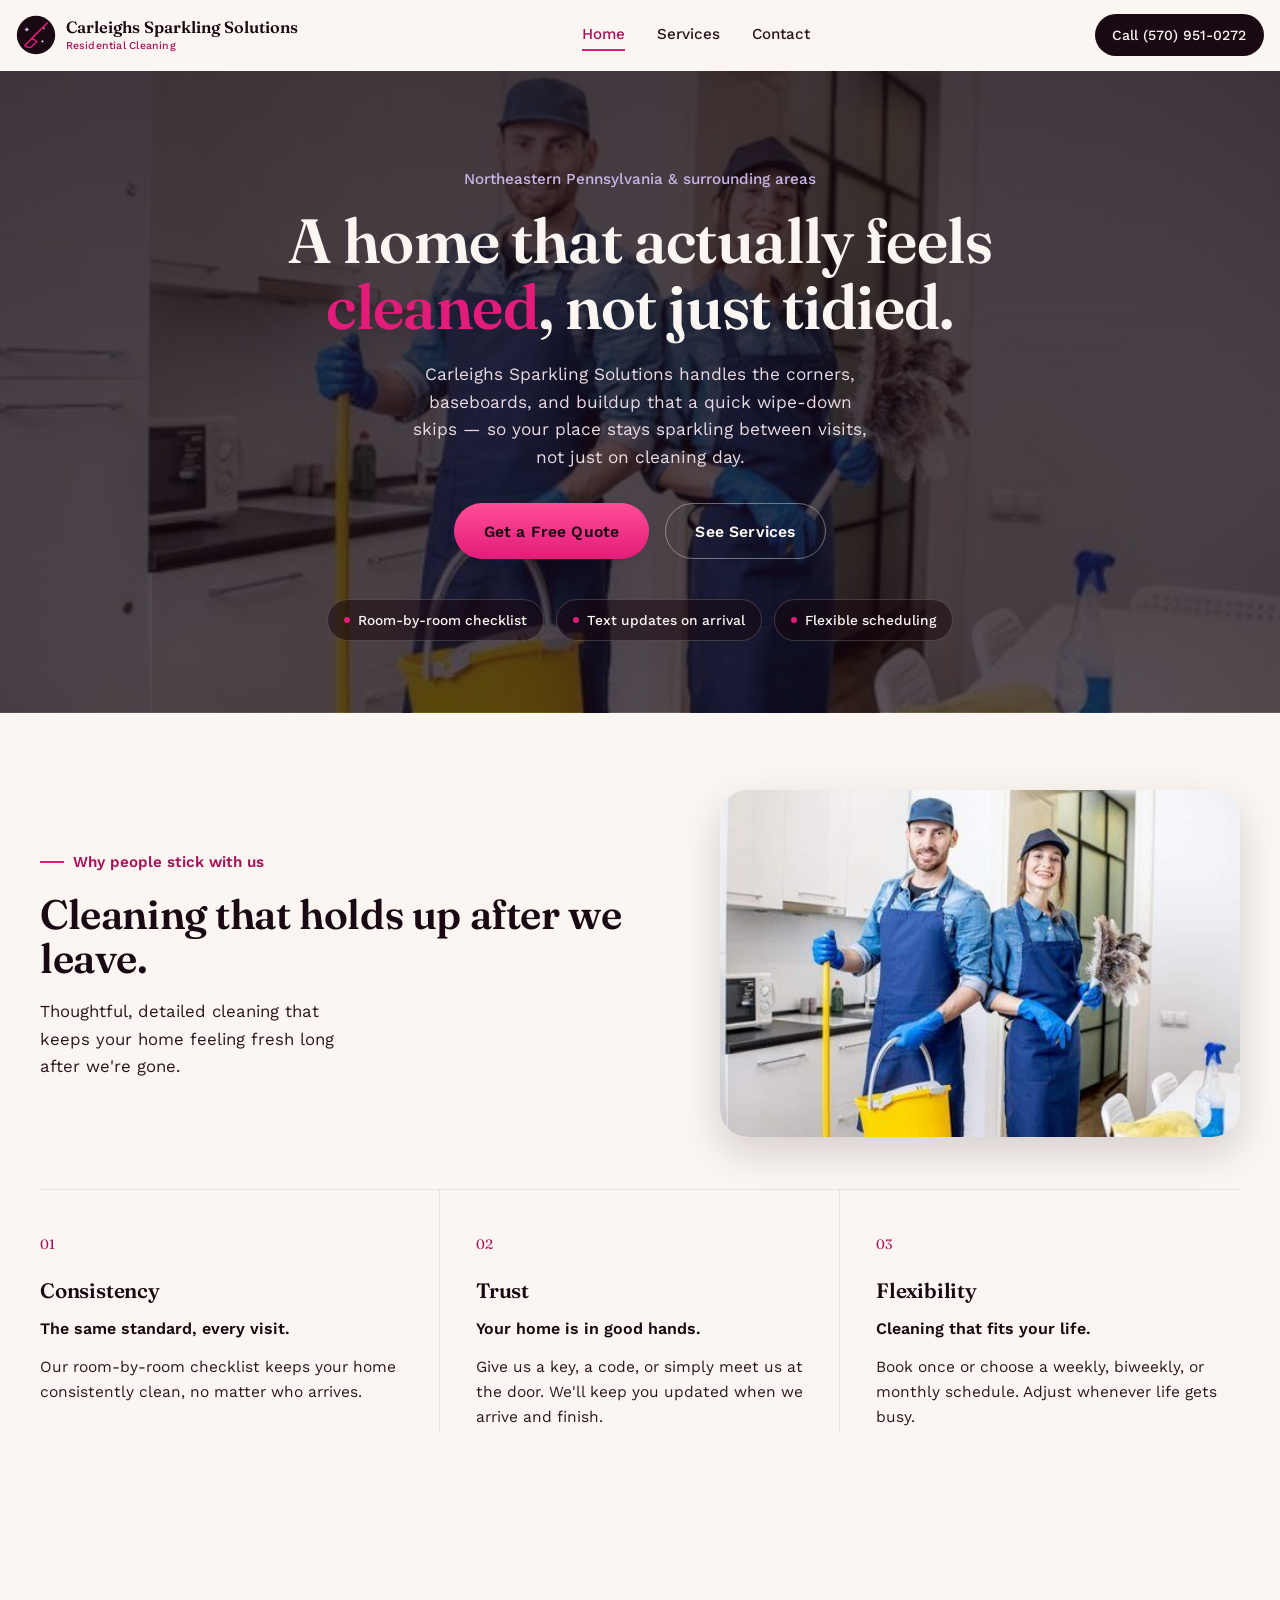
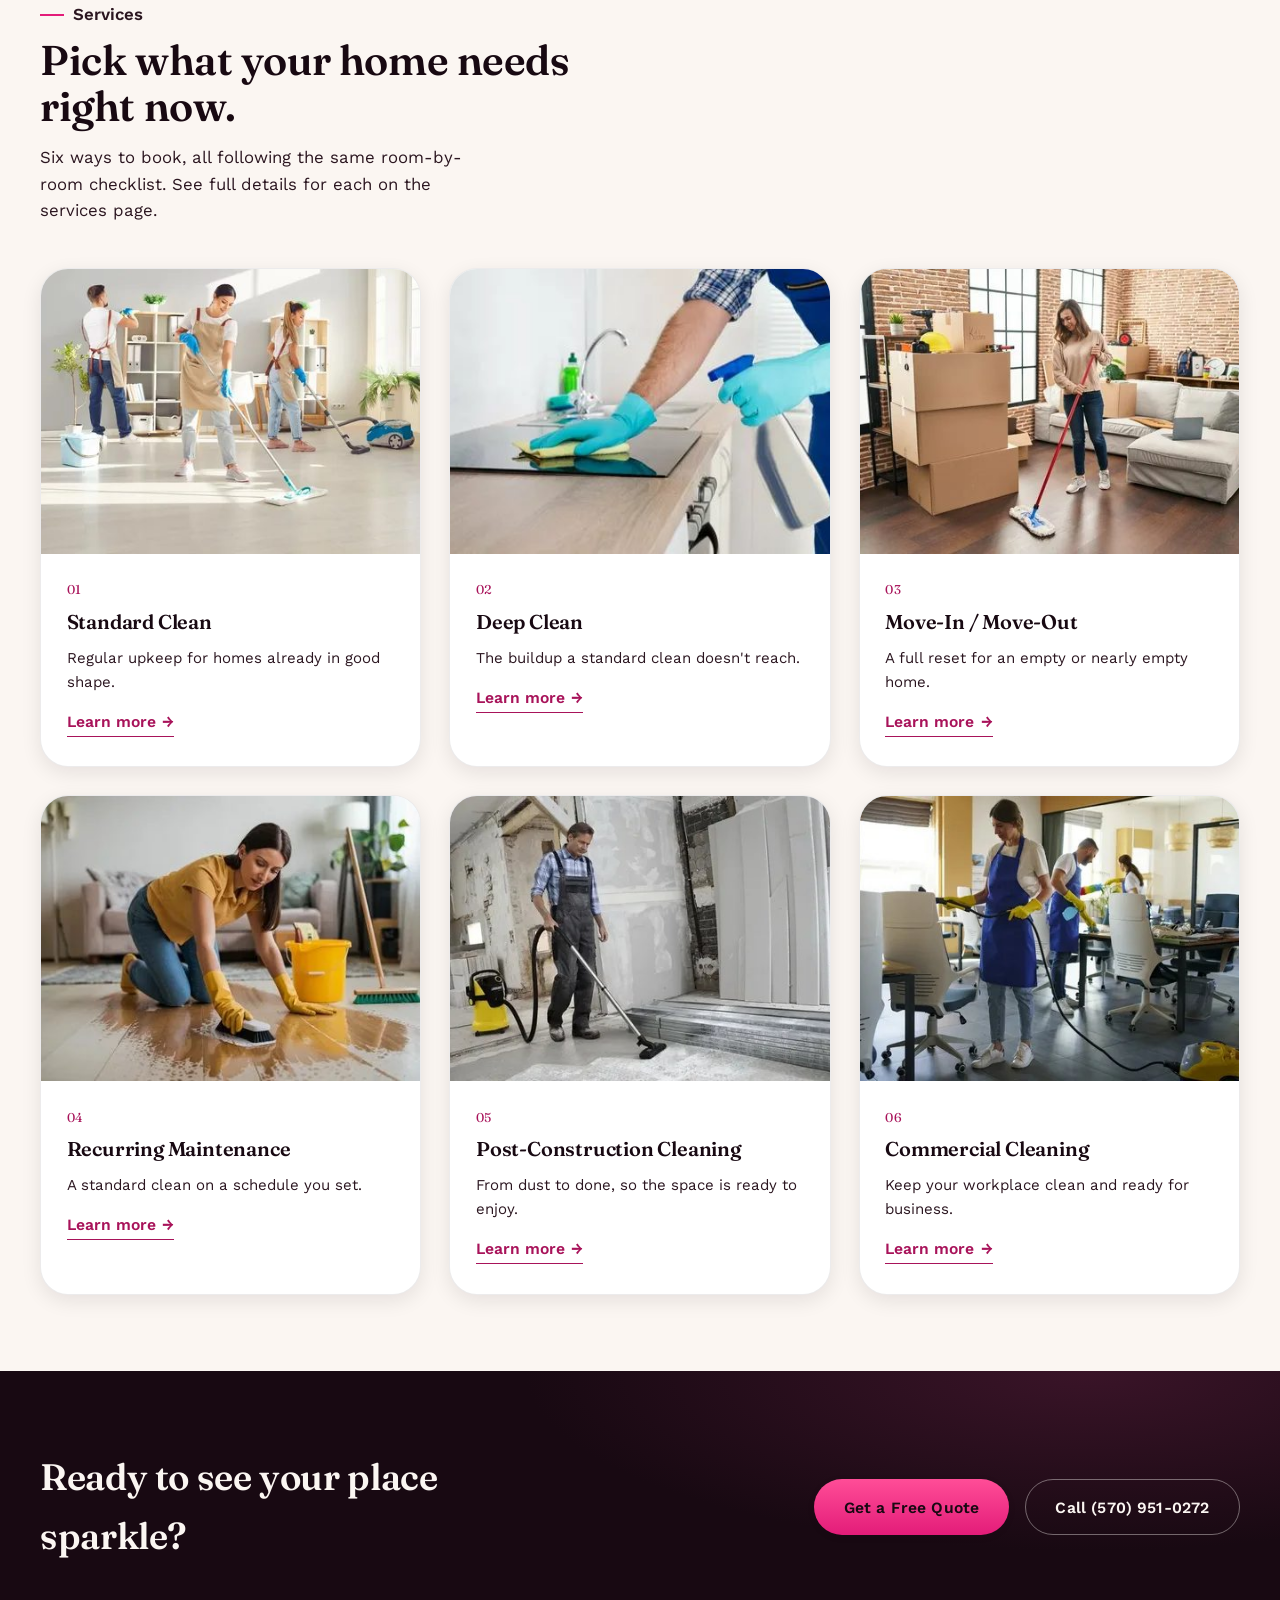
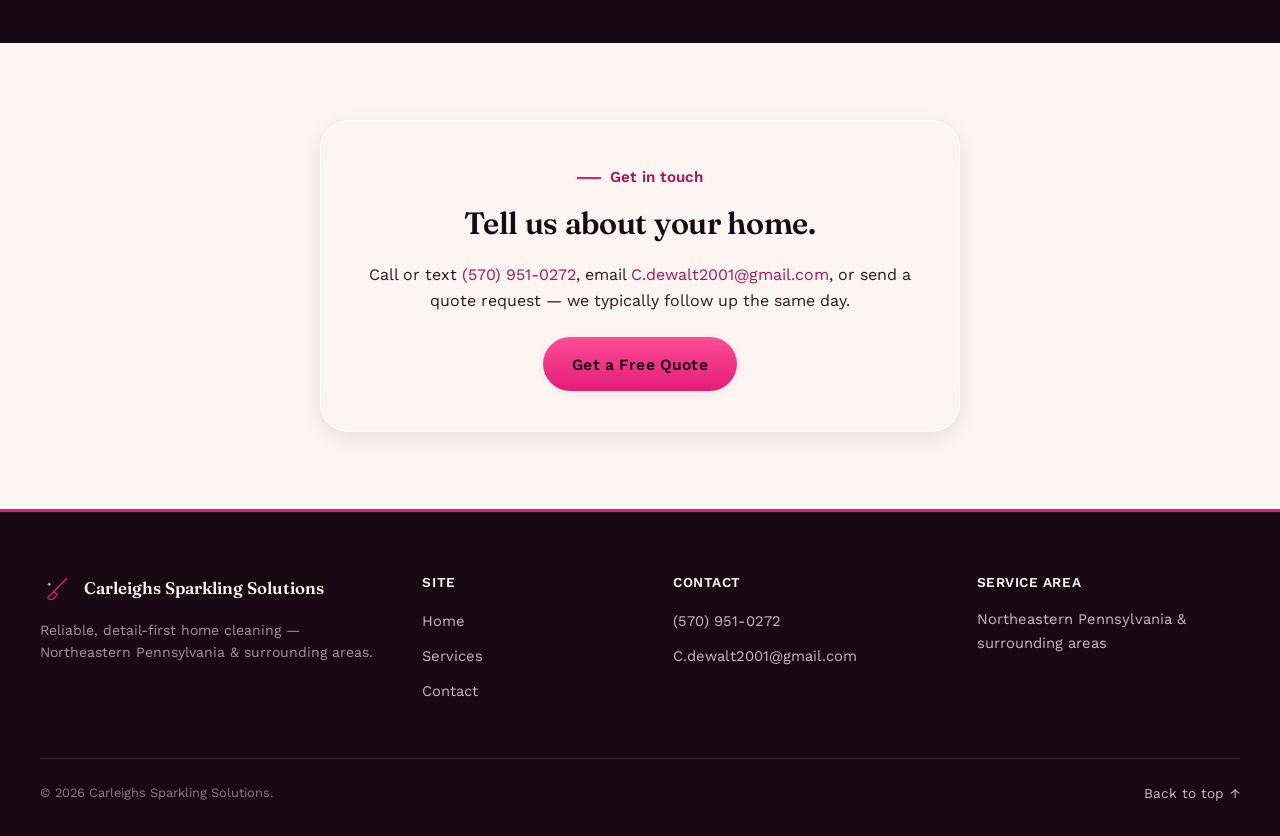
<file: index.html>
<!DOCTYPE html>
<html lang="en">
<head>
<meta charset="UTF-8">
<script>document.documentElement.classList.add('js');</script>
<meta name="viewport" content="width=device-width, initial-scale=1.0">
<title>Carleighs Sparkling Solutions | Residential Cleaning in Northeastern PA</title>
<meta name="description" content="Carleighs Sparkling Solutions offers standard, deep, move-in/move-out, and recurring home cleaning across Northeastern Pennsylvania. Call or text (570) 951-0272 for a free quote.">
<link rel="canonical" href="https://www.carleighssparklingsolutions.com/">
<meta property="og:title" content="Carleighs Sparkling Solutions">
<meta property="og:description" content="Reliable, detail-first home cleaning. Standard, deep, move-in/move-out, and recurring service.">
<meta property="og:type" content="website">
<link rel="icon" href="data:image/svg+xml,<svg xmlns=%22http://www.w3.org/2000/svg%22 viewBox=%220 0 100 100%22><circle cx=%2250%22 cy=%2250%22 r=%2248%22 fill=%22%23180912%22/><circle cx=%2250%22 cy=%2250%22 r=%2210%22 fill=%22%23e31c79%22/></svg>">
<link rel="preconnect" href="https://fonts.googleapis.com">
<style>
@import url('https://fonts.googleapis.com/css2?family=Fraunces:ital,opsz,wght@0,9..144,400;0,9..144,500;0,9..144,600;0,9..144,700;1,9..144,500&family=Work+Sans:wght@400;500;600&display=swap');

/* ============ TOKENS ============ */
:root{
  --ink:#180912;
  --ink-soft:#2b1620;
  --cream:#fbf6f2;
  --cream-dim:#f2e6ec;
  --pink:#e31c79;
  --pink-deep:#a8135a;
  --lilac:#c9b6e4;
  --line:rgba(24,9,18,0.12);
  --line-soft:rgba(24,9,18,0.08);
  --glass-bg:rgba(251,246,242,0.62);
  --glass-bg-strong:rgba(251,246,242,0.86);
  --glass-border:rgba(255,255,255,0.55);
  --glass-dark-bg:rgba(24,9,18,0.55);
  --glass-dark-border:rgba(251,246,242,0.18);
  --shadow-xs:0 2px 8px rgba(24,9,18,0.06);
  --shadow-sm:0 6px 20px rgba(24,9,18,0.09);
  --shadow-md:0 16px 40px rgba(24,9,18,0.16);
  --shadow-lg:0 28px 64px rgba(24,9,18,0.22);
  --radius-lg:1.75rem;
  --radius-md:1.1rem;
  --radius-pill:999px;
  --max:78rem;
  --ease:cubic-bezier(.22,.61,.36,1);
  --ease-out:cubic-bezier(.16,1,.3,1);
}

/* ============ RESET ============ */
*,*::before,*::after{box-sizing:border-box;}
html{scroll-behavior:smooth; font-size:100%;}
body{
  margin:0; background:var(--cream); color:var(--ink-soft);
  font-family:'Work Sans',sans-serif; font-size:16px; line-height:1.6;
  -webkit-font-smoothing:antialiased; overflow-x:hidden;
}
h1,h2,h3,h4{font-family:'Fraunces',serif; font-weight:600; color:var(--ink); margin:0; letter-spacing:-0.01em;}
p{margin:0;}
a{color:inherit;}
img{display:block; max-width:100%;}
ul{margin:0; padding:0; list-style:none;}
button{font-family:inherit;}

/* skip link */
.skip-link{
  position:absolute; left:1rem; top:-4rem; z-index:100;
  background:var(--ink); color:var(--cream); padding:0.75rem 1.25rem;
  border-radius:var(--radius-md); text-decoration:none; font-size:0.9rem; font-weight:600;
  transition:top 0.2s var(--ease);
}
.skip-link:focus{top:1rem;}

/* focus states */
a:focus-visible, button:focus-visible, input:focus-visible, select:focus-visible, textarea:focus-visible{
  outline:3px solid var(--pink); outline-offset:2px; border-radius:4px;
}

.wrap{max-width:var(--max); margin:0 auto; padding:0 1.5rem;}

/* ============ REVEAL / ANIMATION SYSTEM ============ */
.js .reveal{opacity:0; transform:translateY(28px); transition:opacity 0.7s var(--ease), transform 0.7s var(--ease);}
.js .reveal.in-view{opacity:1; transform:translateY(0);}
.js .reveal-stagger > *{opacity:0; transform:translateY(24px); transition:opacity 0.6s var(--ease), transform 0.6s var(--ease);}
.js .reveal-stagger.in-view > *{opacity:1; transform:translateY(0);}
.js .reveal-stagger.in-view > *:nth-child(1){transition-delay:0.05s;}
.js .reveal-stagger.in-view > *:nth-child(2){transition-delay:0.15s;}
.js .reveal-stagger.in-view > *:nth-child(3){transition-delay:0.25s;}
.js .reveal-stagger.in-view > *:nth-child(4){transition-delay:0.35s;}

@keyframes riseIn{
  from{opacity:0; transform:translateY(22px);}
  to{opacity:1; transform:translateY(0);}
}
.hero-anim{opacity:0; animation:riseIn 0.8s var(--ease) forwards;}
.hero-anim--1{animation-delay:0.05s;}
.hero-anim--2{animation-delay:0.2s;}
.hero-anim--3{animation-delay:0.38s;}
.hero-anim--4{animation-delay:0.54s;}

@media (prefers-reduced-motion: reduce){
  html{scroll-behavior:auto;}
  .js .reveal, .js .reveal-stagger > *{opacity:1 !important; transform:none !important; transition:none !important;}
  .hero-anim{animation:none !important; opacity:1 !important;}
  .img-hover img, .lift, .btn, .floating-cta{transition:none !important;}
  .img-hover:hover img{transform:none !important;}
}

/* ============ BUTTONS ============ */
.btn{
  display:inline-flex; align-items:center; justify-content:center; gap:0.5rem;
  padding:0.9rem 1.85rem; border-radius:var(--radius-pill); font-weight:600; font-size:0.98rem;
  text-decoration:none; border:none; cursor:pointer; letter-spacing:0.01em;
  box-shadow:var(--shadow-xs);
  transition:transform 0.3s var(--ease-out), box-shadow 0.3s var(--ease-out), background 0.25s var(--ease), color 0.25s var(--ease), border-color 0.25s var(--ease);
}
.btn-primary{
  background:linear-gradient(180deg, #ff4d97 0%, var(--pink) 100%);
  color:var(--ink);
}
.btn-primary:hover{
  background:linear-gradient(180deg, #ff64a5 0%, #ff4d97 100%);
  transform:translateY(-3px); box-shadow:var(--shadow-md);
}
.btn-primary:active{transform:translateY(-1px); box-shadow:var(--shadow-sm);}
.btn-ghost{border:1.5px solid rgba(24,9,18,0.22); color:var(--ink); background:transparent; box-shadow:none;}
.btn-ghost:hover{border-color:var(--pink); color:var(--pink-deep); transform:translateY(-3px); box-shadow:var(--shadow-sm);}
.btn-ghost-dark{border:1.5px solid rgba(251,246,242,0.4); color:var(--cream); background:transparent; box-shadow:none;}
.btn-ghost-dark:hover{border-color:var(--pink); color:var(--pink); transform:translateY(-3px);}
.btn-text{
  display:inline-flex; align-items:center; gap:0.4rem; color:var(--pink-deep);
  text-decoration:none; font-weight:600; font-size:0.98rem;
  border-bottom:1px solid currentColor; padding-bottom:2px;
  transition:color 0.25s var(--ease);
}
.btn-text span{transition:transform 0.25s var(--ease-out);}
.btn-text:hover{color:var(--pink);}
.btn-text:hover span{transform:translateX(4px);}
.btn-block{width:100%;}

/* ============ GLASS UTILITY ============ */
.glass{
  background:var(--glass-bg);
  backdrop-filter:blur(20px) saturate(180%);
  -webkit-backdrop-filter:blur(20px) saturate(180%);
  border:1px solid var(--glass-border);
  box-shadow:var(--shadow-sm);
}
.glass-dark{
  background:var(--glass-dark-bg);
  backdrop-filter:blur(20px) saturate(180%);
  -webkit-backdrop-filter:blur(20px) saturate(180%);
  border:1px solid var(--glass-dark-border);
}

/* ============ HEADER / NAV ============ */
.site-header{
  position:sticky; top:0; z-index:60;
  background:transparent; border-bottom:1px solid transparent;
  transition:background 0.4s var(--ease-out), backdrop-filter 0.4s var(--ease-out), box-shadow 0.4s var(--ease-out), border-color 0.4s var(--ease-out), padding 0.4s var(--ease-out);
}
.site-header.is-scrolled{
  background:var(--glass-bg-strong);
  backdrop-filter:blur(18px) saturate(170%);
  -webkit-backdrop-filter:blur(18px) saturate(170%);
  box-shadow:var(--shadow-sm);
  border-bottom-color:var(--line-soft);
}
.site-header .bar{display:flex; align-items:center; justify-content:space-between; padding:0.9rem 0; gap:1rem; transition:padding 0.4s var(--ease-out);}
.site-header.is-scrolled .bar{padding:0.7rem 0;}
.brand{display:flex; align-items:center; gap:0.6rem; text-decoration:none;}
.brand svg{width:40px; height:40px; flex-shrink:0; transition:transform 0.3s var(--ease-out);}
.brand:hover svg{transform:rotate(-6deg) scale(1.05);}
.brand-name{font-family:'Fraunces',serif; font-weight:600; font-size:1.02rem; color:var(--ink); line-height:1.1;}
.brand-name span{display:block; font-family:'Work Sans',sans-serif; font-weight:500; font-size:0.66rem; color:var(--pink-deep); margin-top:0.15rem; letter-spacing:0.02em;}

.main-nav{display:flex; align-items:center; gap:2rem;}
.main-nav a{
  text-decoration:none; color:var(--ink-soft); font-size:0.95rem; font-weight:500;
  position:relative; padding-bottom:3px;
}
.main-nav a::after{
  content:""; position:absolute; left:0; right:0; bottom:-2px; height:2px; background:var(--pink);
  transform:scaleX(0); transform-origin:left; transition:transform 0.25s var(--ease);
}
.main-nav a:hover::after, .main-nav a[aria-current="page"]::after{transform:scaleX(1);}
.main-nav a[aria-current="page"]{color:var(--pink-deep);}

.header-actions{display:flex; align-items:center; gap:0.9rem;}
.call-chip{
  display:inline-flex; align-items:center; gap:0.4rem; text-decoration:none;
  color:var(--ink); background:var(--ink); color:var(--cream);
  padding:0.6rem 1.1rem; border-radius:var(--radius-pill); font-size:0.88rem; font-weight:500;
  white-space:nowrap; transition:background 0.25s var(--ease), transform 0.25s var(--ease);
}
.call-chip:hover{background:var(--pink-deep); transform:translateY(-2px);}

.nav-toggle{
  display:none; flex-direction:column; justify-content:center; gap:5px;
  width:42px; height:42px; border:none; background:transparent; cursor:pointer;
  border-radius:var(--radius-md); padding:0;
}
.nav-toggle span{
  display:block; width:22px; height:2px; margin:0 auto; background:var(--ink);
  transition:transform 0.3s var(--ease), opacity 0.3s var(--ease);
}
.nav-toggle[aria-expanded="true"] span:nth-child(1){transform:translateY(7px) rotate(45deg);}
.nav-toggle[aria-expanded="true"] span:nth-child(2){opacity:0;}
.nav-toggle[aria-expanded="true"] span:nth-child(3){transform:translateY(-7px) rotate(-45deg);}

.mobile-menu{
  display:none;
  position:fixed; inset:0 0 auto 0; top:var(--header-h, 64px); z-index:55;
  padding:1.5rem; border-radius:0 0 var(--radius-lg) var(--radius-lg);
  transform:translateY(-12px); opacity:0; pointer-events:none;
  transition:transform 0.3s var(--ease), opacity 0.3s var(--ease);
}
.mobile-menu.is-open{transform:translateY(0); opacity:1; pointer-events:auto;}
.mobile-menu nav{display:flex; flex-direction:column; gap:0.25rem;}
.mobile-menu nav a{
  text-decoration:none; color:var(--ink); font-family:'Fraunces',serif; font-size:1.4rem;
  padding:0.75rem 0.25rem; border-bottom:1px solid var(--line-soft);
}
.mobile-menu nav a[aria-current="page"]{color:var(--pink-deep);}
.mobile-menu .btn{margin-top:1.25rem;}
body.menu-open{overflow:hidden;}

/* ============ FLOATING CTA ============ */
.floating-cta{
  position:fixed; right:1.25rem; bottom:1.25rem; z-index:45;
  display:inline-flex; align-items:center; gap:0.5rem;
  padding:0.9rem 1.5rem; border-radius:var(--radius-pill);
  text-decoration:none; color:var(--ink); font-weight:600; font-size:0.92rem;
  box-shadow:var(--shadow-md);
  opacity:0; transform:translateY(14px) scale(0.96); pointer-events:none;
  transition:opacity 0.4s var(--ease-out), transform 0.4s var(--ease-out), background 0.25s var(--ease), box-shadow 0.3s var(--ease);
}
.floating-cta.is-visible{opacity:1; transform:translateY(0) scale(1); pointer-events:auto;}
.floating-cta:hover{background:var(--glass-bg-strong); box-shadow:var(--shadow-lg); transform:translateY(-3px) scale(1);}

/* ============ SECTIONS / TYPE ============ */
main{display:block;}
section{padding:clamp(3rem, 6vw, 5rem) 0;}
.section-head{max-width:38rem; margin-bottom:2.75rem;}
.kicker{
  color:var(--pink-deep); font-weight:600; font-size:0.95rem;
  margin:0 0 0.6rem; display:inline-flex; align-items:center; gap:0.55rem;
}
.kicker::before{content:""; width:1.5rem; height:2px; background:var(--pink); display:inline-block;}
.section-head h2{font-size:clamp(1.9rem, 1.4rem + 2vw, 2.6rem); line-height:1.1;}
.section-head p{margin-top:0.9rem; color:var(--ink-soft); font-size:1.05rem; max-width:44ch;}
.divider{height:1px; background:var(--line-soft); margin:0;}

/* ============ HERO (home) ============ */
.hero{
  position:relative; overflow:hidden;
  background-image:
    linear-gradient(rgba(20,8,15,0.8), rgba(20,8,15,0.7)),
    url('[data-uri]');
  background-size:cover; background-position:center 30%; background-repeat:no-repeat;
  color:var(--cream); padding:clamp(3.5rem,8vw,6rem) 0 clamp(3rem,6vw,4.5rem);
}
.hero .wrap{position:relative; z-index:2;}
.hero-content{max-width:44rem; margin:0 auto; text-align:center;}
.hero-eyebrow{color:var(--lilac); font-size:0.95rem; font-weight:500; margin-bottom:1rem;}
.hero h1{font-size:clamp(2.3rem, 1.7rem + 3vw, 3.9rem); color:var(--cream); line-height:1.06; max-width:none;}
.hero h1 em{color:var(--pink); font-style:normal;}
.hero .lede{margin:1.3rem auto 0; max-width:42ch; font-size:1.08rem; color:#e9d9e2;}
.hero-actions{margin-top:2rem; display:flex; gap:1rem; flex-wrap:wrap; justify-content:center;}

.trust-strip{margin-top:2.5rem; display:flex; flex-wrap:wrap; gap:0.75rem; justify-content:center;}
.trust-chip{
  display:inline-flex; align-items:center; gap:0.5rem;
  padding:0.55rem 1rem; border-radius:var(--radius-pill); font-size:0.86rem; font-weight:500;
  color:var(--cream);
}
.trust-chip::before{content:""; width:6px; height:6px; border-radius:50%; background:var(--pink);}

/* ============ IMAGE HOVER ============ */
.img-hover{overflow:hidden;}
.img-hover img{transition:transform 0.5s var(--ease);}
.img-hover:hover img{transform:scale(1.04);}

/* ============ LIFT (cards) ============ */
.lift{transition:transform 0.35s var(--ease-out), box-shadow 0.35s var(--ease-out);}
.lift:hover{transform:translateY(-8px); box-shadow:var(--shadow-lg);}

/* ============ WHY / BENEFITS (home) ============ */
.why-top{display:grid; grid-template-columns:11fr 9fr; gap:2.75rem; align-items:center; margin-bottom:3.25rem;}
.why-copy h2{font-size:clamp(2rem,3.2vw,2.75rem); margin-top:0.5rem; line-height:1.08;}
.why-lede{margin:1.1rem 0 0; max-width:30ch; font-size:1.05rem; color:var(--ink-soft); line-height:1.65;}
.why-image-wrap{aspect-ratio:3/2; width:100%; border-radius:var(--radius-lg); overflow:hidden; box-shadow:var(--shadow-md);}
.why-image-wrap img{width:100%; height:100%; object-fit:cover;}

.benefits-grid{display:grid; grid-template-columns:repeat(3,1fr); border-top:1px solid var(--line-soft);}
.benefit{padding:2.75rem 2.25rem 0.25rem; border-right:1px solid var(--line-soft);}
.benefit:first-child{padding-left:0;}
.benefit:last-child{border-right:none; padding-right:0;}
.benefit-num{font-family:'Fraunces',serif; font-size:0.85rem; color:var(--pink-deep); letter-spacing:0.03em; display:block; margin-bottom:1.15rem;}
.benefit h3{font-size:1.3rem; font-weight:600; margin-bottom:0.55rem;}
.benefit-sub{margin:0 0 0.85rem; font-weight:600; color:var(--ink); font-size:1rem;}
.benefit p:not(.benefit-sub){margin:0; color:var(--ink-soft); font-size:0.97rem; line-height:1.6;}

/* ============ SERVICE PREVIEW CARDS (home) ============ */
.service-preview-grid{display:grid; grid-template-columns:repeat(3,1fr); gap:1.75rem;}
.preview-card{
  position:relative;
  background:#fff; border-radius:var(--radius-lg); overflow:hidden;
  box-shadow:var(--shadow-sm); text-decoration:none; color:inherit; display:block;
  border:1px solid var(--line-soft);
}
.preview-card::before{
  content:""; position:absolute; top:0; left:0; right:0; height:3px;
  background:linear-gradient(90deg, var(--pink), var(--lilac));
  transform:scaleX(0); transform-origin:left; transition:transform 0.4s var(--ease-out); z-index:2;
}
.preview-card:hover::before{transform:scaleX(1);}
.preview-card .thumb{aspect-ratio:4/3; overflow:hidden;}
.preview-card .thumb img{width:100%; height:100%; object-fit:cover; transition:transform 0.6s var(--ease-out);}
.preview-card:hover .thumb img{transform:scale(1.06);}
.preview-card .body{padding:1.6rem 1.6rem 1.85rem;}
.preview-card .num{font-family:'Fraunces',serif; font-size:0.8rem; color:var(--pink-deep); letter-spacing:0.04em; display:block; margin-bottom:0.4rem;}
.preview-card h3{font-size:1.25rem; margin-bottom:0.5rem;}
.preview-card p{color:var(--ink-soft); font-size:0.94rem; margin-bottom:0.9rem;}

/* ============ CTA BAND ============ */
.cta-band{
  position:relative; overflow:hidden;
  background:radial-gradient(ellipse 80% 120% at 85% 0%, #3a1428 0%, var(--ink) 55%), var(--ink);
  color:var(--cream);
}
.cta-band .wrap{display:flex; align-items:center; justify-content:space-between; flex-wrap:wrap; gap:1.5rem;}
.cta-band h2{color:var(--cream); font-size:clamp(1.7rem,3vw,2.3rem); max-width:22ch;}
.cta-band .actions{display:flex; gap:1rem; flex-wrap:wrap;}

/* ============ SERVICES PAGE ============ */
.services-hero{
  position:relative; overflow:hidden;
  background-image:
    linear-gradient(rgba(20,8,15,0.8), rgba(20,8,15,0.7)),
    url('[data-uri]');
  background-size:cover; background-position:center 25%; background-repeat:no-repeat;
  color:var(--cream);
  padding:clamp(4rem,9vw,6.5rem) 0 clamp(3rem,6vw,4.5rem);
}
.services-hero .section-head{max-width:44rem; margin:0 auto; text-align:center;}
.services-hero .kicker{color:var(--lilac);}
.services-hero h1{color:var(--cream);}
.services-hero .section-head p{color:#e9d9e2; margin-left:auto; margin-right:auto;}
.service-block{
  display:grid; grid-template-columns:11fr 9fr; gap:4rem; align-items:center;
  padding:4rem 0; border-top:1px solid var(--line-soft);
}
.service-block:first-of-type{border-top:none; padding-top:0.5rem;}
.service-block--reverse{grid-template-columns:9fr 11fr;}
.service-block--reverse .service-copy{order:2; padding-left:1.5rem;}
.service-num{font-family:'Fraunces',serif; font-size:0.95rem; color:var(--pink-deep); letter-spacing:0.03em; display:block; margin-bottom:0.9rem;}
.service-name{font-size:clamp(1.8rem,2.6vw,2.35rem); margin-bottom:0.5rem; line-height:1.08;}
.service-tag{color:var(--pink-deep); font-weight:500; font-size:0.9rem; margin:0 0 1.1rem;}
.service-desc{margin:0 0 1.3rem; color:var(--ink-soft); font-size:1.03rem; max-width:38ch;}
.service-list{margin:0 0 1.4rem; padding:0; max-width:36ch;}
.service-list li{margin-bottom:0.6rem; padding-left:1.15rem; position:relative; color:var(--ink-soft); font-size:0.97rem; line-height:1.5;}
.service-list li::before{content:""; position:absolute; left:0; top:0.55em; width:6px; height:6px; border-radius:50%; background:var(--pink);}
.service-image-wrap{aspect-ratio:4/3; width:100%; border-radius:var(--radius-lg); overflow:hidden; box-shadow:var(--shadow-md);}
.service-image-wrap img{width:100%; height:100%; object-fit:cover;}

/* ============ CONTACT PAGE ============ */
.contact-hero{position:relative; padding:clamp(3rem,6vw,4.5rem) 0 0; overflow:hidden;}
.contact-blob{position:absolute; border-radius:50%; filter:blur(70px); opacity:0.35; z-index:0; pointer-events:none;}
.contact-blob--1{width:26rem; height:26rem; background:var(--lilac); top:-8rem; right:-6rem;}
.contact-blob--2{width:22rem; height:22rem; background:var(--pink); bottom:-10rem; left:-8rem; opacity:0.22;}
.contact-grid{position:relative; z-index:1; display:grid; grid-template-columns:0.85fr 1.15fr; gap:3rem; align-items:start; padding:clamp(2rem,4vw,3rem) 0 clamp(3rem,6vw,4.5rem);}
.contact-info-card{padding:2.5rem; border-radius:var(--radius-lg);}
.contact-info-card dt{color:var(--pink-deep); font-size:0.85rem; font-weight:500; margin-top:1.5rem;}
.contact-info-card dt:first-child{margin-top:0;}
.contact-info-card dd{margin:0.3rem 0 0; font-size:1.15rem; font-family:'Fraunces',serif;}
.contact-info-card a{text-decoration:none;}
.contact-info-card a:hover{color:var(--pink-deep);}
.contact-info-card .reassure{margin-top:1.75rem; padding-top:1.5rem; border-top:1px solid var(--line-soft); font-size:0.95rem; color:var(--ink-soft); line-height:1.6;}
.area-list{display:flex; flex-wrap:wrap; gap:0.6rem; margin-top:0.75rem;}
.area-list span{border:1px solid var(--line); border-radius:var(--radius-pill); padding:0.4rem 0.9rem; font-size:0.85rem; background:rgba(255,255,255,0.4);}

.contact-form-card{padding:2.5rem; border-radius:var(--radius-lg); background:#fff; box-shadow:var(--shadow-md); border:1px solid var(--line-soft);}
.form-row{display:grid; grid-template-columns:1fr 1fr; gap:1.1rem;}
.field{margin-bottom:1.1rem;}
.field label{display:block; font-size:0.85rem; font-weight:500; color:var(--ink-soft); margin-bottom:0.4rem;}
.field input, .field select, .field textarea{
  width:100%; padding:0.85rem 1rem; border:1.5px solid var(--line); border-radius:var(--radius-md);
  font-family:'Work Sans',sans-serif; font-size:1rem; background:#fff; color:var(--ink-soft);
  transition:border-color 0.2s var(--ease), box-shadow 0.2s var(--ease);
}
.field textarea{min-height:130px; resize:vertical;}
.field input:focus, .field select:focus, .field textarea:focus{
  border-color:var(--pink); box-shadow:0 0 0 4px rgba(227,28,121,0.12); outline:none;
}
.form-note{font-size:0.85rem; color:var(--ink-soft); margin-top:0.9rem;}

/* ============ FOOTER ============ */
footer{
  background:var(--ink); color:#cbb9c4; padding:3.75rem 0 2rem;
  border-top:3px solid var(--pink);
}
.footer-grid{display:grid; grid-template-columns:1.3fr 0.8fr 1fr 1fr; gap:2.5rem;}
.foot-brand{display:flex; align-items:center; gap:0.6rem;}
.foot-brand svg{width:34px; height:34px;}
.foot-brand span{font-family:'Fraunces',serif; color:var(--cream); font-size:1.05rem; font-weight:600;}
.foot-tagline{margin:0.9rem 0 0; font-size:0.88rem; line-height:1.55; color:#a893a1; max-width:22rem;}
.foot-col h4{font-family:'Work Sans',sans-serif; font-weight:600; color:var(--cream); font-size:0.85rem; text-transform:uppercase; letter-spacing:0.04em; margin-bottom:0.9rem;}
.foot-col ul li{margin-bottom:0.6rem;}
.foot-col a{color:#cbb9c4; text-decoration:none; font-size:0.92rem;}
.foot-col a:hover{color:var(--pink);}
.foot-col p{color:#cbb9c4; font-size:0.92rem;}
.foot-bottom{
  margin-top:2.75rem; padding-top:1.5rem; border-top:1px solid rgba(251,246,242,0.12);
  display:flex; justify-content:space-between; align-items:center; flex-wrap:wrap; gap:1rem;
}
.foot-bottom p{font-size:0.8rem; color:#8f7a89; margin:0;}
.back-to-top{display:inline-flex; align-items:center; gap:0.35rem; color:#cbb9c4; text-decoration:none; font-size:0.85rem;}
.back-to-top span{transition:transform 0.2s var(--ease);}
.back-to-top:hover{color:var(--pink);}
.back-to-top:hover span{transform:translateY(-2px);}

/* ============ RESPONSIVE ============ */
@media (max-width:1024px){
  .hero{background-position:center 20%;}
  .why-top{grid-template-columns:1fr 0.85fr; gap:2rem;}
  .why-lede{max-width:32ch;}
  .benefit{padding-left:1.5rem; padding-right:1.5rem;}
  .benefit:first-child{padding-left:0;}
  .benefit:last-child{padding-right:0;}
  .service-block{gap:2.75rem;}
  .service-block--reverse .service-copy{padding-left:1rem;}
  .footer-grid{grid-template-columns:1fr 1fr; gap:2.25rem;}
  .contact-grid{grid-template-columns:1fr; gap:2.25rem;}
  .service-preview-grid{grid-template-columns:repeat(2,1fr);}
}

@media (max-width:860px){
  .main-nav, .header-actions .call-chip{display:none;}
  .nav-toggle{display:flex;}
  .mobile-menu{display:block;}

  .why-top{grid-template-columns:1fr; gap:1.75rem; margin-bottom:2.75rem;}
  .why-lede{max-width:none;}
  .why-image-wrap{aspect-ratio:4/3;}
  .benefits-grid{grid-template-columns:1fr; border-top:none;}
  .benefit{border-right:none; border-top:1px solid var(--line-soft); padding:2rem 0 0.25rem;}
  .benefit:first-child{border-top:none; padding-top:0;}

  .service-preview-grid{grid-template-columns:1fr;}
  .cta-band .wrap{flex-direction:column; align-items:flex-start;}

  .service-block, .service-block--reverse{grid-template-columns:1fr; gap:1.75rem; padding:2.75rem 0;}
  .service-block--reverse .service-copy{padding-left:0;}
  .service-desc, .service-list{max-width:none;}

  .form-row{grid-template-columns:1fr;}
  .contact-info-card, .contact-form-card{padding:1.75rem;}
}

@media (max-width:640px){
  .wrap{padding:0 1.25rem;}
  section{padding:2.75rem 0;}
  .hero{padding-top:2.5rem;}
  .hero-actions .btn{width:100%; justify-content:center;}
  .hero-actions{flex-direction:column;}
  .footer-grid{grid-template-columns:1fr; gap:2rem;}
  .foot-bottom{flex-direction:column; align-items:flex-start;}
  .floating-cta span.label{display:none;}
  .floating-cta{padding:0.85rem; border-radius:50%;}
}

@media (max-width:380px){
  .hero h1{font-size:2rem;}
  .service-name{font-size:1.6rem;}
  .section-head h2{font-size:1.7rem;}
}

</style>
<script type="application/ld+json">
{
  "@context": "https://schema.org",
  "@type": "HomeAndConstructionBusiness",
  "name": "Carleighs Sparkling Solutions",
  "description": "Residential cleaning service offering standard, deep, move-in/move-out, and recurring cleanings.",
  "telephone": "+1-570-951-0272",
  "email": "C.dewalt2001@gmail.com",
  "url": "https://www.carleighssparklingsolutions.com/",
  "priceRange": "$$",
  "areaServed": "Northeastern Pennsylvania"
}
</script>
</head>
<body>
<a class="skip-link" href="#main">Skip to content</a>

<header class="site-header">
  <div class="wrap bar">
    <a class="brand" href="index.html">
      <svg viewBox="0 0 100 100" xmlns="http://www.w3.org/2000/svg" role="img" aria-label="Carleighs Sparkling Solutions mark">
        <circle cx="50" cy="50" r="48" fill="#180912"/>
        <line x1="78" y1="20" x2="40" y2="58" fill="none" stroke="#e31c79" stroke-width="4.2" stroke-linecap="round"/>
        <path d="M40 58 L22 76 C26 80 32 82 38 80 L52 66 Z" fill="none" stroke="#e31c79" stroke-width="3.6" stroke-linejoin="round"/>
        <path d="M26 72 L34 64 M22 76 L30 68" stroke="#e31c79" stroke-width="2.4" stroke-linecap="round"/>
        <g fill="#c9b6e4">
          <path d="M27 30 C28.5 33.5 29.5 34.5 33 36 C29.5 37.5 28.5 38.5 27 42 C25.5 38.5 24.5 37.5 21 36 C24.5 34.5 25.5 33.5 27 30 Z"/>
          <path d="M66 62 C67 64.3 67.7 65 70 66 C67.7 67 67 67.7 66 70 C65 67.7 64.3 67 62 66 C64.3 65 65 64.3 66 62 Z"/>
          <path d="M70 30 C70.7 31.7 71.3 32.3 73 33 C71.3 33.7 70.7 34.3 70 36 C69.3 34.3 68.7 33.7 67 33 C68.7 32.3 69.3 31.7 70 30 Z"/>
        </g>
      </svg>
      <span class="brand-name">Carleighs Sparkling Solutions<span>Residential Cleaning</span></span>
    </a>
    <nav class="main-nav" aria-label="Primary">
      <a href="index.html" aria-current="page">Home</a>
      <a href="services.html">Services</a>
      <a href="contact.html">Contact</a>
    </nav>
    <div class="header-actions">
      <a class="call-chip" href="tel:+15709510272">Call (570) 951-0272</a>
      <button class="nav-toggle" aria-label="Open menu" aria-expanded="false" aria-controls="mobile-menu">
        <span></span><span></span><span></span>
      </button>
    </div>
  </div>
  <div class="mobile-menu glass" id="mobile-menu">
    <nav aria-label="Mobile">
      <a href="index.html" aria-current="page">Home</a>
      <a href="services.html">Services</a>
      <a href="contact.html">Contact</a>
    </nav>
    <a class="btn btn-primary btn-block" href="tel:+15709510272">Call (570) 951-0272</a>
  </div>
</header>

<main id="main">

  <section class="hero">
    <div class="wrap">
      <div class="hero-content">
        <p class="hero-eyebrow hero-anim hero-anim--1">Northeastern Pennsylvania &amp; surrounding areas</p>
        <h1 class="hero-anim hero-anim--2">A home that actually feels <em>cleaned</em>, not just tidied.</h1>
        <p class="lede hero-anim hero-anim--3">Carleighs Sparkling Solutions handles the corners, baseboards, and buildup that a quick wipe-down skips &mdash; so your place stays sparkling between visits, not just on cleaning day.</p>
        <div class="hero-actions hero-anim hero-anim--4">
          <a class="btn btn-primary" href="contact.html">Get a Free Quote</a>
          <a class="btn btn-ghost-dark" href="services.html">See Services</a>
        </div>
        <div class="trust-strip hero-anim hero-anim--4">
          <span class="trust-chip glass-dark">Room-by-room checklist</span>
          <span class="trust-chip glass-dark">Text updates on arrival</span>
          <span class="trust-chip glass-dark">Flexible scheduling</span>
        </div>
      </div>
    </div>
  </section>

  <section>
    <div class="wrap">
      <div class="why-top reveal">
        <div class="why-copy">
          <p class="kicker">Why people stick with us</p>
          <h2>Cleaning that holds up after we leave.</h2>
          <p class="why-lede">Thoughtful, detailed cleaning that keeps your home feeling fresh long after we're gone.</p>
        </div>
        <div class="why-image-wrap">
          <img src="[data-uri]" alt="Cleaner holding a duster while detailing a home" width="573" height="300" loading="lazy">
        </div>
      </div>

      <div class="benefits-grid reveal-stagger reveal">
        <div class="benefit">
          <span class="benefit-num">01</span>
          <h3>Consistency</h3>
          <p class="benefit-sub">The same standard, every visit.</p>
          <p>Our room-by-room checklist keeps your home consistently clean, no matter who arrives.</p>
        </div>
        <div class="benefit">
          <span class="benefit-num">02</span>
          <h3>Trust</h3>
          <p class="benefit-sub">Your home is in good hands.</p>
          <p>Give us a key, a code, or simply meet us at the door. We'll keep you updated when we arrive and finish.</p>
        </div>
        <div class="benefit">
          <span class="benefit-num">03</span>
          <h3>Flexibility</h3>
          <p class="benefit-sub">Cleaning that fits your life.</p>
          <p>Book once or choose a weekly, biweekly, or monthly schedule. Adjust whenever life gets busy.</p>
        </div>
      </div>
    </div>
  </section>

  <section>
    <div class="wrap">
      <div class="section-head reveal">
        <p class="kicker">Services</p>
        <h2>Pick what your home needs right now.</h2>
        <p>Six ways to book, all following the same room-by-room checklist. See full details for each on the services page.</p>
      </div>

      <div class="service-preview-grid reveal-stagger reveal">
        <a class="preview-card lift" href="services.html">
          <div class="thumb img-hover"><img src="[data-uri]" alt="Cleaner mopping a bright living room floor" loading="lazy" width="479" height="320"></div>
          <div class="body">
            <span class="num">01</span>
            <h3>Standard Clean</h3>
            <p>Regular upkeep for homes already in good shape.</p>
            <span class="btn-text">Learn more <span aria-hidden="true">&rarr;</span></span>
          </div>
        </a>
        <a class="preview-card lift" href="services.html">
          <div class="thumb img-hover"><img src="[data-uri]" alt="Cleaner detailing a kitchen stovetop" loading="lazy" width="480" height="270"></div>
          <div class="body">
            <span class="num">02</span>
            <h3>Deep Clean</h3>
            <p>The buildup a standard clean doesn't reach.</p>
            <span class="btn-text">Learn more <span aria-hidden="true">&rarr;</span></span>
          </div>
        </a>
        <a class="preview-card lift" href="services.html">
          <div class="thumb img-hover"><img src="[data-uri]" alt="Cleaner mopping an empty home surrounded by moving boxes" loading="lazy" width="480" height="320"></div>
          <div class="body">
            <span class="num">03</span>
            <h3>Move-In / Move-Out</h3>
            <p>A full reset for an empty or nearly empty home.</p>
            <span class="btn-text">Learn more <span aria-hidden="true">&rarr;</span></span>
          </div>
        </a>
        <a class="preview-card lift" href="services.html">
          <div class="thumb img-hover"><img src="[data-uri]" alt="Cleaner scrubbing a hardwood floor by hand" loading="lazy" width="480" height="300"></div>
          <div class="body">
            <span class="num">04</span>
            <h3>Recurring Maintenance</h3>
            <p>A standard clean on a schedule you set.</p>
            <span class="btn-text">Learn more <span aria-hidden="true">&rarr;</span></span>
          </div>
        </a>
        <a class="preview-card lift" href="services.html">
          <div class="thumb img-hover"><img src="[data-uri]" alt="Cleaner vacuuming fine dust from the floor of a newly renovated space" loading="lazy" width="480" height="320"></div>
          <div class="body">
            <span class="num">05</span>
            <h3>Post-Construction Cleaning</h3>
            <p>From dust to done, so the space is ready to enjoy.</p>
            <span class="btn-text">Learn more <span aria-hidden="true">&rarr;</span></span>
          </div>
        </a>
        <a class="preview-card lift" href="services.html">
          <div class="thumb img-hover"><img src="[data-uri]" alt="Cleaning team vacuuming and wiping down surfaces in an office space" loading="lazy" width="480" height="320"></div>
          <div class="body">
            <span class="num">06</span>
            <h3>Commercial Cleaning</h3>
            <p>Keep your workplace clean and ready for business.</p>
            <span class="btn-text">Learn more <span aria-hidden="true">&rarr;</span></span>
          </div>
        </a>
      </div>
    </div>
  </section>

  <section class="cta-band">
    <div class="wrap reveal">
      <h2>Ready to see your place sparkle?</h2>
      <div class="actions">
        <a class="btn btn-primary" href="contact.html">Get a Free Quote</a>
        <a class="btn btn-ghost-dark" href="tel:+15709510272">Call (570) 951-0272</a>
      </div>
    </div>
  </section>

  <section>
    <div class="wrap">
      <div class="contact-info-card glass reveal" style="max-width:40rem; margin:0 auto; text-align:center;">
        <p class="kicker">Get in touch</p>
        <h2 style="font-size:clamp(1.6rem,2.4vw,2.1rem);">Tell us about your home.</h2>
        <p style="margin-top:0.85rem; color:var(--ink-soft);">Call or text <a href="tel:+15709510272" style="color:var(--pink-deep); text-decoration:none;">(570) 951-0272</a>, email <a href="mailto:C.dewalt2001@gmail.com" style="color:var(--pink-deep); text-decoration:none;">C.dewalt2001@gmail.com</a>, or send a quote request &mdash; we typically follow up the same day.</p>
        <a class="btn btn-primary" href="contact.html" style="margin-top:1.5rem;">Get a Free Quote</a>
      </div>
    </div>
  </section>

</main>

<footer>
  <div class="wrap">
    <div class="footer-grid">
      <div>
        <div class="foot-brand">
          <svg viewBox="0 0 100 100" xmlns="http://www.w3.org/2000/svg" aria-hidden="true">
            <circle cx="50" cy="50" r="48" fill="#180912"/>
            <line x1="78" y1="20" x2="40" y2="58" fill="none" stroke="#e31c79" stroke-width="4.2" stroke-linecap="round"/>
            <path d="M40 58 L22 76 C26 80 32 82 38 80 L52 66 Z" fill="none" stroke="#e31c79" stroke-width="3.6" stroke-linejoin="round"/>
            <g fill="#c9b6e4"><path d="M27 30 C28.5 33.5 29.5 34.5 33 36 C29.5 37.5 28.5 38.5 27 42 C25.5 38.5 24.5 37.5 21 36 C24.5 34.5 25.5 33.5 27 30 Z"/></g>
          </svg>
          <span>Carleighs Sparkling Solutions</span>
        </div>
        <p class="foot-tagline">Reliable, detail-first home cleaning &mdash; Northeastern Pennsylvania &amp; surrounding areas.</p>
      </div>
      <div class="foot-col">
        <h4>Site</h4>
        <ul>
          <li><a href="index.html">Home</a></li>
          <li><a href="services.html">Services</a></li>
          <li><a href="contact.html">Contact</a></li>
        </ul>
      </div>
      <div class="foot-col">
        <h4>Contact</h4>
        <ul>
          <li><a href="tel:+15709510272">(570) 951-0272</a></li>
          <li><a href="mailto:C.dewalt2001@gmail.com">C.dewalt2001@gmail.com</a></li>
        </ul>
      </div>
      <div class="foot-col">
        <h4>Service area</h4>
        <p>Northeastern Pennsylvania &amp; surrounding areas</p>
      </div>
    </div>
    <div class="foot-bottom">
      <p>&copy; 2026 Carleighs Sparkling Solutions.</p>
      <a class="back-to-top" href="#main">Back to top <span aria-hidden="true">&uarr;</span></a>
    </div>
  </div>
</footer>

<a class="floating-cta glass" href="contact.html" aria-label="Get a free quote">
  <span aria-hidden="true">&#9998;</span><span class="label">Get a Free Quote</span>
</a>

<script defer>
(function () {
  "use strict";

  var reduceMotion = window.matchMedia("(prefers-reduced-motion: reduce)").matches;

  /* ---------- Sticky header glass on scroll ---------- */
  var header = document.querySelector(".site-header");
  var floatingCta = document.querySelector(".floating-cta");
  var ticking = false;

  function onScroll() {
    var y = window.scrollY || window.pageYOffset;
    if (header) {
      if (y > 8) header.classList.add("is-scrolled");
      else header.classList.remove("is-scrolled");
    }
    if (floatingCta) {
      if (y > 480) floatingCta.classList.add("is-visible");
      else floatingCta.classList.remove("is-visible");
    }
    ticking = false;
  }

  window.addEventListener(
    "scroll",
    function () {
      if (!ticking) {
        window.requestAnimationFrame(onScroll);
        ticking = true;
      }
    },
    { passive: true }
  );
  onScroll();

  /* ---------- Mobile menu ---------- */
  var toggle = document.querySelector(".nav-toggle");
  var menu = document.querySelector(".mobile-menu");

  function closeMenu() {
    if (!toggle || !menu) return;
    toggle.setAttribute("aria-expanded", "false");
    menu.classList.remove("is-open");
    document.body.classList.remove("menu-open");
  }

  function openMenu() {
    if (!toggle || !menu) return;
    toggle.setAttribute("aria-expanded", "true");
    menu.classList.add("is-open");
    document.body.classList.add("menu-open");
  }

  if (toggle && menu) {
    toggle.addEventListener("click", function () {
      var isOpen = toggle.getAttribute("aria-expanded") === "true";
      if (isOpen) closeMenu();
      else openMenu();
    });

    menu.querySelectorAll("a").forEach(function (link) {
      link.addEventListener("click", closeMenu);
    });

    document.addEventListener("keydown", function (e) {
      if (e.key === "Escape") closeMenu();
    });

    document.addEventListener("click", function (e) {
      var isOpen = toggle.getAttribute("aria-expanded") === "true";
      if (!isOpen) return;
      if (menu.contains(e.target) || toggle.contains(e.target)) return;
      closeMenu();
    });
  }

  /* ---------- Scroll reveal ---------- */
  var revealEls = document.querySelectorAll(".reveal, .reveal-stagger");

  if (reduceMotion || !("IntersectionObserver" in window)) {
    revealEls.forEach(function (el) {
      el.classList.add("in-view");
    });
  } else {
    var observer = new IntersectionObserver(
      function (entries) {
        entries.forEach(function (entry) {
          if (entry.isIntersecting) {
            entry.target.classList.add("in-view");
            observer.unobserve(entry.target);
          }
        });
      },
      { threshold: 0.15, rootMargin: "0px 0px -40px 0px" }
    );
    revealEls.forEach(function (el) {
      observer.observe(el);
    });
  }
})();

</script>
</body>
</html>
</file>
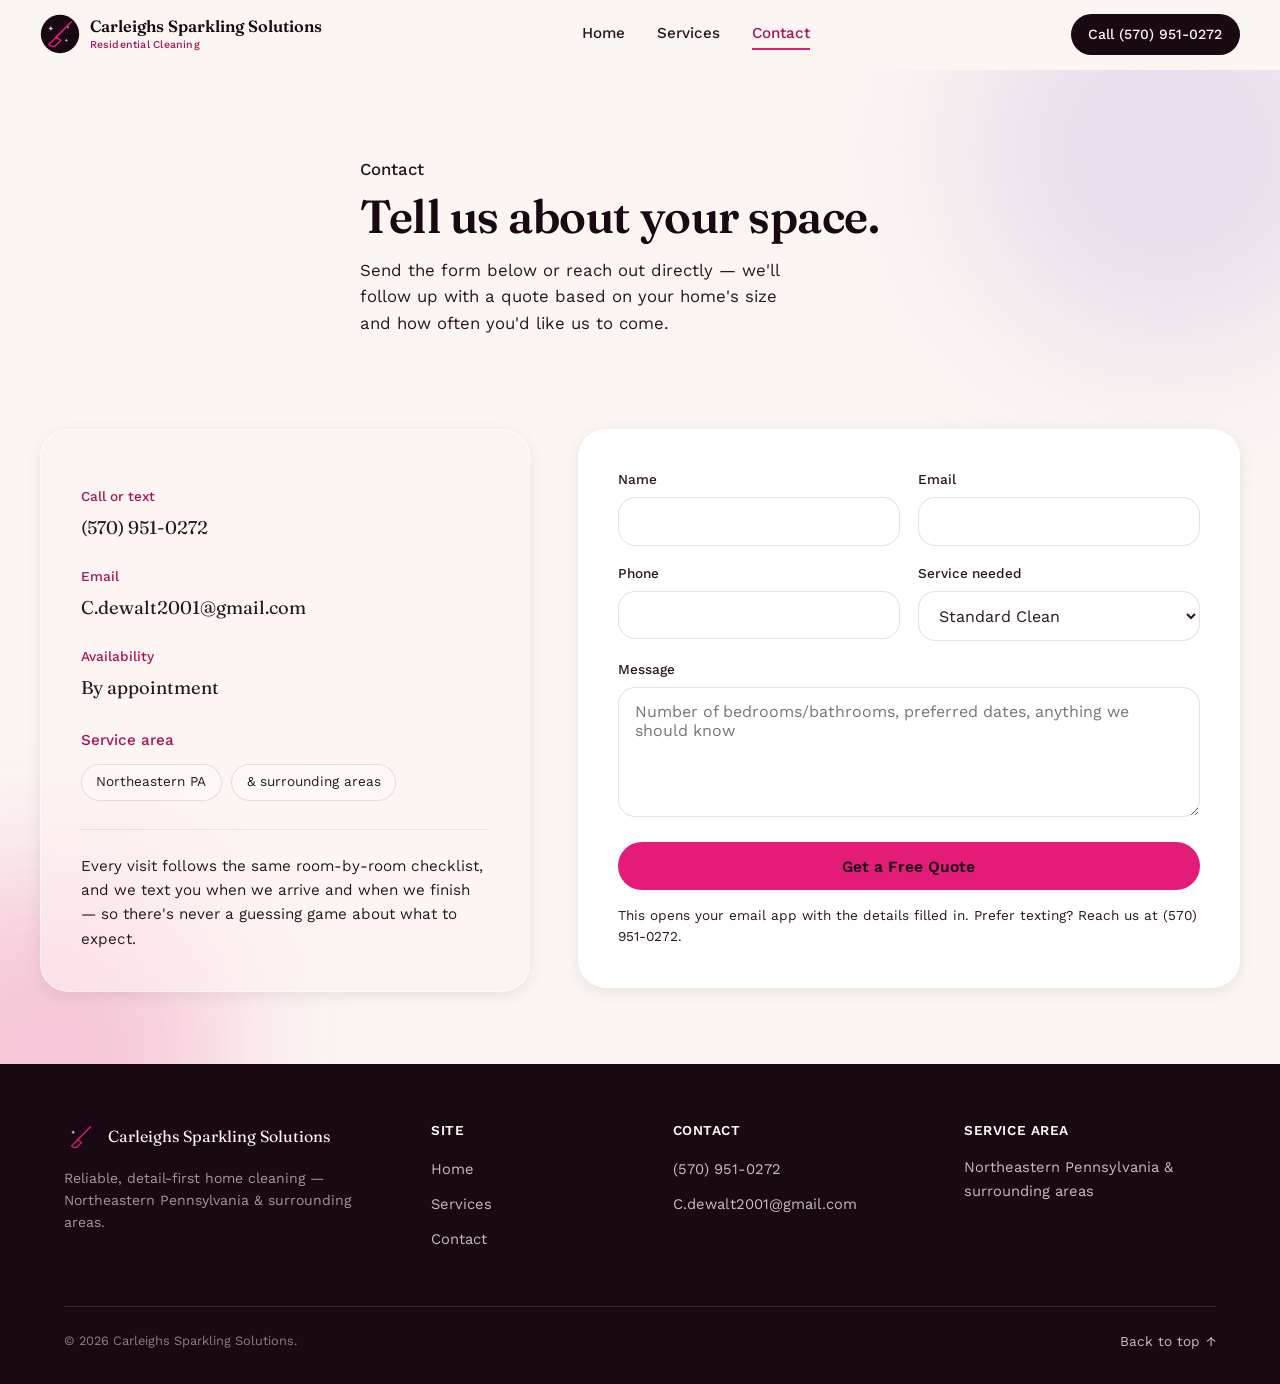
<file: contact.html>
<!DOCTYPE html>
<html lang="en">
<head>
<meta charset="UTF-8">
<script>document.documentElement.classList.add('js');</script>
<meta name="viewport" content="width=device-width, initial-scale=1.0">
<title>Contact | Carleighs Sparkling Solutions</title>
<meta name="description" content="Request a free cleaning quote from Carleighs Sparkling Solutions. Call or text (570) 951-0272 or email C.dewalt2001@gmail.com.">
<link rel="canonical" href="https://www.carleighssparklingsolutions.com/contact.html">
<link rel="icon" href="data:image/svg+xml,<svg xmlns=%22http://www.w3.org/2000/svg%22 viewBox=%220 0 100 100%22><circle cx=%2250%22 cy=%2250%22 r=%2248%22 fill=%22%23180912%22/><circle cx=%2250%22 cy=%2250%22 r=%2210%22 fill=%22%23e31c79%22/></svg>">
<link rel="preconnect" href="https://fonts.googleapis.com">
<style>
@import url('https://fonts.googleapis.com/css2?family=Fraunces:ital,opsz,wght@0,9..144,400;0,9..144,500;0,9..144,600;0,9..144,700;1,9..144,500&family=Work+Sans:wght@400;500;600&display=swap');

/* ============ TOKENS ============ */
:root{
  --ink:#180912;
  --ink-soft:#2b1620;
  --cream:#fbf6f2;
  --cream-dim:#f2e6ec;
  --pink:#e31c79;
  --pink-deep:#a8135a;
  --lilac:#c9b6e4;
  --line:rgba(24,9,18,0.12);
  --line-soft:rgba(24,9,18,0.08);
  --glass-bg:rgba(251,246,242,0.6);
  --glass-bg-strong:rgba(251,246,242,0.82);
  --glass-border:rgba(255,255,255,0.5);
  --glass-dark-bg:rgba(24,9,18,0.55);
  --glass-dark-border:rgba(251,246,242,0.18);
  --shadow-sm:0 4px 16px rgba(24,9,18,0.08);
  --shadow-md:0 14px 34px rgba(24,9,18,0.14);
  --radius-lg:1.75rem;
  --radius-md:1.1rem;
  --radius-pill:999px;
  --max:75rem;
  --ease:cubic-bezier(.22,.61,.36,1);
}

/* ============ RESET ============ */
*,*::before,*::after{box-sizing:border-box;}
html{scroll-behavior:smooth; font-size:100%;}
body{
  margin:0; background:var(--cream); color:var(--ink-soft);
  font-family:'Work Sans',sans-serif; font-size:16px; line-height:1.6;
  -webkit-font-smoothing:antialiased; overflow-x:hidden;
}
h1,h2,h3,h4{font-family:'Fraunces',serif; font-weight:600; color:var(--ink); margin:0; letter-spacing:-0.01em;}
p{margin:0;}
a{color:inherit;}
img{display:block; max-width:100%;}
ul{margin:0; padding:0; list-style:none;}
button{font-family:inherit;}

/* skip link */
.skip-link{
  position:absolute; left:1rem; top:-4rem; z-index:100;
  background:var(--ink); color:var(--cream); padding:0.75rem 1.25rem;
  border-radius:var(--radius-md); text-decoration:none; font-size:0.9rem; font-weight:600;
  transition:top 0.2s var(--ease);
}
.skip-link:focus{top:1rem;}

/* focus states */
a:focus-visible, button:focus-visible, input:focus-visible, select:focus-visible, textarea:focus-visible{
  outline:3px solid var(--pink); outline-offset:2px; border-radius:4px;
}

.wrap{max-width:var(--max); margin:0 auto; padding:0 1.5rem;}

/* ============ REVEAL / ANIMATION SYSTEM ============ */
.js .reveal{opacity:0; transform:translateY(28px); transition:opacity 0.7s var(--ease), transform 0.7s var(--ease);}
.js .reveal.in-view{opacity:1; transform:translateY(0);}
.js .reveal-stagger > *{opacity:0; transform:translateY(24px); transition:opacity 0.6s var(--ease), transform 0.6s var(--ease);}
.js .reveal-stagger.in-view > *{opacity:1; transform:translateY(0);}
.js .reveal-stagger.in-view > *:nth-child(1){transition-delay:0.05s;}
.js .reveal-stagger.in-view > *:nth-child(2){transition-delay:0.15s;}
.js .reveal-stagger.in-view > *:nth-child(3){transition-delay:0.25s;}
.js .reveal-stagger.in-view > *:nth-child(4){transition-delay:0.35s;}

@keyframes riseIn{
  from{opacity:0; transform:translateY(22px);}
  to{opacity:1; transform:translateY(0);}
}
.hero-anim{opacity:0; animation:riseIn 0.8s var(--ease) forwards;}
.hero-anim--1{animation-delay:0.05s;}
.hero-anim--2{animation-delay:0.2s;}
.hero-anim--3{animation-delay:0.38s;}
.hero-anim--4{animation-delay:0.54s;}

@media (prefers-reduced-motion: reduce){
  html{scroll-behavior:auto;}
  .js .reveal, .js .reveal-stagger > *{opacity:1 !important; transform:none !important; transition:none !important;}
  .hero-anim{animation:none !important; opacity:1 !important;}
  .img-hover img, .lift, .btn, .floating-cta{transition:none !important;}
  .img-hover:hover img{transform:none !important;}
}

/* ============ BUTTONS ============ */
.btn{
  display:inline-flex; align-items:center; justify-content:center; gap:0.5rem;
  padding:0.9rem 1.75rem; border-radius:var(--radius-pill); font-weight:600; font-size:0.98rem;
  text-decoration:none; border:none; cursor:pointer;
  transition:transform 0.25s var(--ease), box-shadow 0.25s var(--ease), background 0.25s var(--ease), color 0.25s var(--ease), border-color 0.25s var(--ease);
}
.btn-primary{background:var(--pink); color:var(--ink);}
.btn-primary:hover{background:#ff4d97; transform:translateY(-3px); box-shadow:var(--shadow-md);}
.btn-ghost{border:1.5px solid rgba(24,9,18,0.22); color:var(--ink); background:transparent;}
.btn-ghost:hover{border-color:var(--pink); color:var(--pink-deep); transform:translateY(-3px);}
.btn-ghost-dark{border:1.5px solid rgba(251,246,242,0.4); color:var(--cream); background:transparent;}
.btn-ghost-dark:hover{border-color:var(--pink); color:var(--pink); transform:translateY(-3px);}
.btn-text{
  display:inline-flex; align-items:center; gap:0.4rem; color:var(--pink-deep);
  text-decoration:none; font-weight:600; font-size:0.98rem;
  border-bottom:1px solid currentColor; padding-bottom:2px;
}
.btn-text span{transition:transform 0.2s var(--ease);}
.btn-text:hover{color:var(--pink);}
.btn-text:hover span{transform:translateX(3px);}
.btn-block{width:100%;}

/* ============ GLASS UTILITY ============ */
.glass{
  background:var(--glass-bg);
  backdrop-filter:blur(16px) saturate(160%);
  -webkit-backdrop-filter:blur(16px) saturate(160%);
  border:1px solid var(--glass-border);
  box-shadow:var(--shadow-sm);
}
.glass-dark{
  background:var(--glass-dark-bg);
  backdrop-filter:blur(16px) saturate(160%);
  -webkit-backdrop-filter:blur(16px) saturate(160%);
  border:1px solid var(--glass-dark-border);
}

/* ============ HEADER / NAV ============ */
.site-header{
  position:sticky; top:0; z-index:60;
  background:transparent; border-bottom:1px solid transparent;
  transition:background 0.35s var(--ease), backdrop-filter 0.35s var(--ease), box-shadow 0.35s var(--ease), border-color 0.35s var(--ease);
}
.site-header.is-scrolled{
  background:var(--glass-bg-strong);
  backdrop-filter:blur(14px) saturate(160%);
  -webkit-backdrop-filter:blur(14px) saturate(160%);
  box-shadow:var(--shadow-sm);
  border-bottom-color:var(--line-soft);
}
.site-header .bar{display:flex; align-items:center; justify-content:space-between; padding:0.85rem 0; gap:1rem;}
.brand{display:flex; align-items:center; gap:0.6rem; text-decoration:none;}
.brand svg{width:40px; height:40px; flex-shrink:0;}
.brand-name{font-family:'Fraunces',serif; font-weight:600; font-size:1.02rem; color:var(--ink); line-height:1.1;}
.brand-name span{display:block; font-family:'Work Sans',sans-serif; font-weight:500; font-size:0.66rem; color:var(--pink-deep); margin-top:0.15rem; letter-spacing:0.02em;}

.main-nav{display:flex; align-items:center; gap:2rem;}
.main-nav a{
  text-decoration:none; color:var(--ink-soft); font-size:0.95rem; font-weight:500;
  position:relative; padding-bottom:3px;
}
.main-nav a::after{
  content:""; position:absolute; left:0; right:0; bottom:-2px; height:2px; background:var(--pink);
  transform:scaleX(0); transform-origin:left; transition:transform 0.25s var(--ease);
}
.main-nav a:hover::after, .main-nav a[aria-current="page"]::after{transform:scaleX(1);}
.main-nav a[aria-current="page"]{color:var(--pink-deep);}

.header-actions{display:flex; align-items:center; gap:0.9rem;}
.call-chip{
  display:inline-flex; align-items:center; gap:0.4rem; text-decoration:none;
  color:var(--ink); background:var(--ink); color:var(--cream);
  padding:0.6rem 1.1rem; border-radius:var(--radius-pill); font-size:0.88rem; font-weight:500;
  white-space:nowrap; transition:background 0.25s var(--ease), transform 0.25s var(--ease);
}
.call-chip:hover{background:var(--pink-deep); transform:translateY(-2px);}

.nav-toggle{
  display:none; flex-direction:column; justify-content:center; gap:5px;
  width:42px; height:42px; border:none; background:transparent; cursor:pointer;
  border-radius:var(--radius-md); padding:0;
}
.nav-toggle span{
  display:block; width:22px; height:2px; margin:0 auto; background:var(--ink);
  transition:transform 0.3s var(--ease), opacity 0.3s var(--ease);
}
.nav-toggle[aria-expanded="true"] span:nth-child(1){transform:translateY(7px) rotate(45deg);}
.nav-toggle[aria-expanded="true"] span:nth-child(2){opacity:0;}
.nav-toggle[aria-expanded="true"] span:nth-child(3){transform:translateY(-7px) rotate(-45deg);}

.mobile-menu{
  display:none;
  position:fixed; inset:0 0 auto 0; top:var(--header-h, 64px); z-index:55;
  padding:1.5rem; border-radius:0 0 var(--radius-lg) var(--radius-lg);
  transform:translateY(-12px); opacity:0; pointer-events:none;
  transition:transform 0.3s var(--ease), opacity 0.3s var(--ease);
}
.mobile-menu.is-open{transform:translateY(0); opacity:1; pointer-events:auto;}
.mobile-menu nav{display:flex; flex-direction:column; gap:0.25rem;}
.mobile-menu nav a{
  text-decoration:none; color:var(--ink); font-family:'Fraunces',serif; font-size:1.4rem;
  padding:0.75rem 0.25rem; border-bottom:1px solid var(--line-soft);
}
.mobile-menu nav a[aria-current="page"]{color:var(--pink-deep);}
.mobile-menu .btn{margin-top:1.25rem;}
body.menu-open{overflow:hidden;}

/* ============ FLOATING CTA ============ */
.floating-cta{
  position:fixed; right:1.25rem; bottom:1.25rem; z-index:45;
  display:inline-flex; align-items:center; gap:0.5rem;
  padding:0.85rem 1.4rem; border-radius:var(--radius-pill);
  text-decoration:none; color:var(--ink); font-weight:600; font-size:0.92rem;
  opacity:0; transform:translateY(14px) scale(0.96); pointer-events:none;
  transition:opacity 0.35s var(--ease), transform 0.35s var(--ease), background 0.25s var(--ease);
}
.floating-cta.is-visible{opacity:1; transform:translateY(0) scale(1); pointer-events:auto;}
.floating-cta:hover{background:var(--glass-bg-strong);}

/* ============ SECTIONS / TYPE ============ */
main{display:block;}
section{padding:clamp(3rem, 6vw, 5rem) 0;}
.section-head{max-width:38rem; margin-bottom:2.75rem;}
.kicker{color:var(--pink-deep); font-weight:500; font-size:0.95rem; margin:0 0 0.5rem; display:block;}
.section-head h2{font-size:clamp(1.9rem, 1.4rem + 2vw, 2.6rem); line-height:1.1;}
.section-head p{margin-top:0.9rem; color:var(--ink-soft); font-size:1.05rem; max-width:44ch;}
.divider{height:1px; background:var(--line-soft); margin:0;}

/* ============ HERO (home) ============ */
.hero{
  position:relative; overflow:hidden;
  background:radial-gradient(ellipse 120% 90% at 70% 10%, #2a0f1f 0%, var(--ink) 55%, #0e0509 100%);
  color:var(--cream); padding:clamp(3.5rem,8vw,6rem) 0 clamp(3rem,6vw,4.5rem);
}
.hero .wrap{position:relative; z-index:2; display:grid; grid-template-columns:1.05fr 0.95fr; gap:3rem; align-items:center;}
.hero-eyebrow{color:var(--lilac); font-size:0.95rem; font-weight:500; margin-bottom:1rem;}
.hero h1{font-size:clamp(2.3rem, 1.7rem + 3vw, 3.9rem); color:var(--cream); line-height:1.06; max-width:15ch;}
.hero h1 em{color:var(--pink); font-style:normal;}
.hero .lede{margin-top:1.3rem; max-width:42ch; font-size:1.08rem; color:#e9d9e2;}
.hero-actions{margin-top:2rem; display:flex; gap:1rem; flex-wrap:wrap;}
.hero-image-wrap{aspect-ratio:4/3; border-radius:var(--radius-lg); overflow:hidden; box-shadow:var(--shadow-md);}
.hero-image-wrap img{width:100%; height:100%; object-fit:cover; transition:transform 0.6s var(--ease);}
.hero-image-wrap:hover img{transform:scale(1.03);}

.trust-strip{margin-top:2.5rem; display:flex; flex-wrap:wrap; gap:0.75rem;}
.trust-chip{
  display:inline-flex; align-items:center; gap:0.5rem;
  padding:0.55rem 1rem; border-radius:var(--radius-pill); font-size:0.86rem; font-weight:500;
  color:var(--cream);
}
.trust-chip::before{content:""; width:6px; height:6px; border-radius:50%; background:var(--pink);}

/* ============ IMAGE HOVER ============ */
.img-hover{overflow:hidden;}
.img-hover img{transition:transform 0.5s var(--ease);}
.img-hover:hover img{transform:scale(1.04);}

/* ============ LIFT (cards) ============ */
.lift{transition:transform 0.3s var(--ease), box-shadow 0.3s var(--ease);}
.lift:hover{transform:translateY(-6px); box-shadow:var(--shadow-md);}

/* ============ WHY / BENEFITS (home) ============ */
.why-top{display:grid; grid-template-columns:11fr 9fr; gap:2.75rem; align-items:center; margin-bottom:3.25rem;}
.why-copy h2{font-size:clamp(2rem,3.2vw,2.75rem); margin-top:0.5rem; line-height:1.08;}
.why-lede{margin:1.1rem 0 0; max-width:30ch; font-size:1.05rem; color:var(--ink-soft); line-height:1.65;}
.why-image-wrap{aspect-ratio:3/2; width:100%; border-radius:var(--radius-lg); overflow:hidden;}
.why-image-wrap img{width:100%; height:100%; object-fit:cover;}

.benefits-grid{display:grid; grid-template-columns:repeat(3,1fr); border-top:1px solid var(--line-soft);}
.benefit{padding:2.75rem 2.25rem 0.25rem; border-right:1px solid var(--line-soft);}
.benefit:first-child{padding-left:0;}
.benefit:last-child{border-right:none; padding-right:0;}
.benefit-num{font-family:'Fraunces',serif; font-size:0.85rem; color:var(--pink-deep); letter-spacing:0.03em; display:block; margin-bottom:1.15rem;}
.benefit h3{font-size:1.3rem; font-weight:600; margin-bottom:0.55rem;}
.benefit-sub{margin:0 0 0.85rem; font-weight:600; color:var(--ink); font-size:1rem;}
.benefit p:not(.benefit-sub){margin:0; color:var(--ink-soft); font-size:0.97rem; line-height:1.6;}

/* ============ SERVICE PREVIEW CARDS (home) ============ */
.service-preview-grid{display:grid; grid-template-columns:repeat(2,1fr); gap:1.75rem;}
.preview-card{
  background:#fff; border-radius:var(--radius-lg); overflow:hidden;
  box-shadow:var(--shadow-sm); text-decoration:none; color:inherit; display:block;
}
.preview-card .thumb{aspect-ratio:4/3; overflow:hidden;}
.preview-card .thumb img{width:100%; height:100%; object-fit:cover; transition:transform 0.5s var(--ease);}
.preview-card:hover .thumb img{transform:scale(1.05);}
.preview-card .body{padding:1.5rem 1.5rem 1.75rem;}
.preview-card .num{font-family:'Fraunces',serif; font-size:0.8rem; color:var(--pink-deep); display:block; margin-bottom:0.4rem;}
.preview-card h3{font-size:1.25rem; margin-bottom:0.5rem;}
.preview-card p{color:var(--ink-soft); font-size:0.94rem; margin-bottom:0.9rem;}

/* ============ CTA BAND ============ */
.cta-band{background:var(--ink); color:var(--cream);}
.cta-band .wrap{display:flex; align-items:center; justify-content:space-between; flex-wrap:wrap; gap:1.5rem;}
.cta-band h2{color:var(--cream); font-size:clamp(1.7rem,3vw,2.3rem); max-width:22ch;}
.cta-band .actions{display:flex; gap:1rem; flex-wrap:wrap;}

/* ============ SERVICES PAGE ============ */
.services-hero{padding:clamp(3rem,6vw,4.5rem) 0 clamp(2rem,4vw,2.5rem); background:var(--cream-dim);}
.service-block{
  display:grid; grid-template-columns:11fr 9fr; gap:9.5rem; align-items:center;
  padding:4rem 0; border-top:1px solid var(--line-soft);
}
.service-block:first-of-type{border-top:none; padding-top:0.5rem;}
.service-block--reverse{grid-template-columns:9fr 11fr;}
.service-block--reverse .service-copy{order:2; padding-left:4.5rem;}
.service-num{font-family:'Fraunces',serif; font-size:0.95rem; color:var(--pink-deep); letter-spacing:0.03em; display:block; margin-bottom:0.9rem;}
.service-name{font-size:clamp(1.8rem,2.6vw,2.35rem); margin-bottom:0.5rem; line-height:1.08;}
.service-tag{color:var(--pink-deep); font-weight:500; font-size:0.9rem; margin:0 0 1.1rem;}
.service-desc{margin:0 0 1.3rem; color:var(--ink-soft); font-size:1.03rem; max-width:38ch;}
.service-list{margin:0 0 1.4rem; padding:0; max-width:36ch;}
.service-list li{margin-bottom:0.6rem; padding-left:1.15rem; position:relative; color:var(--ink-soft); font-size:0.97rem; line-height:1.5;}
.service-list li::before{content:""; position:absolute; left:0; top:0.55em; width:6px; height:6px; border-radius:50%; background:var(--pink);}
.service-image-wrap{aspect-ratio:4/3; width:100%; border-radius:var(--radius-lg); overflow:hidden;}
.service-image-wrap img{width:100%; height:100%; object-fit:cover;}

/* ============ CONTACT PAGE ============ */
.contact-hero{position:relative; padding:clamp(3rem,6vw,4.5rem) 0 0; overflow:hidden;}
.contact-blob{position:absolute; border-radius:50%; filter:blur(70px); opacity:0.35; z-index:0; pointer-events:none;}
.contact-blob--1{width:26rem; height:26rem; background:var(--lilac); top:-8rem; right:-6rem;}
.contact-blob--2{width:22rem; height:22rem; background:var(--pink); bottom:-10rem; left:-8rem; opacity:0.22;}
.contact-grid{position:relative; z-index:1; display:grid; grid-template-columns:0.85fr 1.15fr; gap:3rem; align-items:start; padding:clamp(2rem,4vw,3rem) 0 clamp(3rem,6vw,4.5rem);}
.contact-info-card{padding:2.5rem; border-radius:var(--radius-lg);}
.contact-info-card dt{color:var(--pink-deep); font-size:0.85rem; font-weight:500; margin-top:1.5rem;}
.contact-info-card dt:first-child{margin-top:0;}
.contact-info-card dd{margin:0.3rem 0 0; font-size:1.15rem; font-family:'Fraunces',serif;}
.contact-info-card a{text-decoration:none;}
.contact-info-card a:hover{color:var(--pink-deep);}
.contact-info-card .reassure{margin-top:1.75rem; padding-top:1.5rem; border-top:1px solid var(--line-soft); font-size:0.95rem; color:var(--ink-soft); line-height:1.6;}
.area-list{display:flex; flex-wrap:wrap; gap:0.6rem; margin-top:0.75rem;}
.area-list span{border:1px solid var(--line); border-radius:var(--radius-pill); padding:0.4rem 0.9rem; font-size:0.85rem; background:rgba(255,255,255,0.4);}

.contact-form-card{padding:2.5rem; border-radius:var(--radius-lg); background:#fff; box-shadow:var(--shadow-sm);}
.form-row{display:grid; grid-template-columns:1fr 1fr; gap:1.1rem;}
.field{margin-bottom:1.1rem;}
.field label{display:block; font-size:0.85rem; font-weight:500; color:var(--ink-soft); margin-bottom:0.4rem;}
.field input, .field select, .field textarea{
  width:100%; padding:0.85rem 1rem; border:1.5px solid var(--line); border-radius:var(--radius-md);
  font-family:'Work Sans',sans-serif; font-size:1rem; background:#fff; color:var(--ink-soft);
  transition:border-color 0.2s var(--ease), box-shadow 0.2s var(--ease);
}
.field textarea{min-height:130px; resize:vertical;}
.field input:focus, .field select:focus, .field textarea:focus{
  border-color:var(--pink); box-shadow:0 0 0 4px rgba(227,28,121,0.12); outline:none;
}
.form-note{font-size:0.85rem; color:var(--ink-soft); margin-top:0.9rem;}

/* ============ FOOTER ============ */
footer{background:var(--ink); color:#cbb9c4; padding:3.5rem 0 2rem;}
.footer-grid{display:grid; grid-template-columns:1.3fr 0.8fr 1fr 1fr; gap:2.5rem;}
.foot-brand{display:flex; align-items:center; gap:0.6rem;}
.foot-brand svg{width:34px; height:34px;}
.foot-brand span{font-family:'Fraunces',serif; color:var(--cream); font-size:1rem;}
.foot-tagline{margin:0.9rem 0 0; font-size:0.88rem; line-height:1.55; color:#a893a1; max-width:22rem;}
.foot-col h4{font-family:'Work Sans',sans-serif; font-weight:600; color:var(--cream); font-size:0.85rem; text-transform:uppercase; letter-spacing:0.04em; margin-bottom:0.9rem;}
.foot-col ul li{margin-bottom:0.6rem;}
.foot-col a{color:#cbb9c4; text-decoration:none; font-size:0.92rem;}
.foot-col a:hover{color:var(--pink);}
.foot-col p{color:#cbb9c4; font-size:0.92rem;}
.foot-bottom{
  margin-top:2.75rem; padding-top:1.5rem; border-top:1px solid rgba(251,246,242,0.12);
  display:flex; justify-content:space-between; align-items:center; flex-wrap:wrap; gap:1rem;
}
.foot-bottom p{font-size:0.8rem; color:#8f7a89; margin:0;}
.back-to-top{display:inline-flex; align-items:center; gap:0.35rem; color:#cbb9c4; text-decoration:none; font-size:0.85rem;}
.back-to-top span{transition:transform 0.2s var(--ease);}
.back-to-top:hover{color:var(--pink);}
.back-to-top:hover span{transform:translateY(-2px);}

/* ============ RESPONSIVE ============ */
@media (max-width:1024px){
  .hero .wrap{grid-template-columns:1fr; gap:2.5rem;}
  .hero h1{max-width:none;}
  .why-top{grid-template-columns:1fr 0.85fr; gap:2rem;}
  .why-lede{max-width:32ch;}
  .benefit{padding-left:1.5rem; padding-right:1.5rem;}
  .benefit:first-child{padding-left:0;}
  .benefit:last-child{padding-right:0;}
  .service-block{gap:7rem;}
  .service-block--reverse .service-copy{padding-left:3rem;}
  .footer-grid{grid-template-columns:1fr 1fr; gap:2.25rem;}
  .contact-grid{grid-template-columns:1fr; gap:2.25rem;}
}

@media (max-width:860px){
  .main-nav, .header-actions .call-chip{display:none;}
  .nav-toggle{display:flex;}
  .mobile-menu{display:block;}

  .why-top{grid-template-columns:1fr; gap:1.75rem; margin-bottom:2.75rem;}
  .why-lede{max-width:none;}
  .why-image-wrap{aspect-ratio:4/3;}
  .benefits-grid{grid-template-columns:1fr; border-top:none;}
  .benefit{border-right:none; border-top:1px solid var(--line-soft); padding:2rem 0 0.25rem;}
  .benefit:first-child{border-top:none; padding-top:0;}

  .service-preview-grid{grid-template-columns:1fr;}
  .cta-band .wrap{flex-direction:column; align-items:flex-start;}

  .service-block, .service-block--reverse{grid-template-columns:1fr; gap:1.75rem; padding:2.75rem 0;}
  .service-block--reverse .service-copy{padding-left:0;}
  .service-desc, .service-list{max-width:none;}

  .form-row{grid-template-columns:1fr;}
  .contact-info-card, .contact-form-card{padding:1.75rem;}
}

@media (max-width:640px){
  .wrap{padding:0 1.25rem;}
  section{padding:2.75rem 0;}
  .hero{padding-top:2.5rem;}
  .hero-actions .btn{width:100%; justify-content:center;}
  .hero-actions{flex-direction:column;}
  .footer-grid{grid-template-columns:1fr; gap:2rem;}
  .foot-bottom{flex-direction:column; align-items:flex-start;}
  .floating-cta span.label{display:none;}
  .floating-cta{padding:0.85rem; border-radius:50%;}
}

@media (max-width:380px){
  .hero h1{font-size:2rem;}
  .service-name{font-size:1.6rem;}
  .section-head h2{font-size:1.7rem;}
}

</style>
</head>
<body>
<a class="skip-link" href="#main">Skip to content</a>

<header class="site-header">
  <div class="wrap bar">
    <a class="brand" href="index.html">
      <svg viewBox="0 0 100 100" xmlns="http://www.w3.org/2000/svg" role="img" aria-label="Carleighs Sparkling Solutions mark">
        <circle cx="50" cy="50" r="48" fill="#180912"/>
        <line x1="78" y1="20" x2="40" y2="58" fill="none" stroke="#e31c79" stroke-width="4.2" stroke-linecap="round"/>
        <path d="M40 58 L22 76 C26 80 32 82 38 80 L52 66 Z" fill="none" stroke="#e31c79" stroke-width="3.6" stroke-linejoin="round"/>
        <path d="M26 72 L34 64 M22 76 L30 68" stroke="#e31c79" stroke-width="2.4" stroke-linecap="round"/>
        <g fill="#c9b6e4">
          <path d="M27 30 C28.5 33.5 29.5 34.5 33 36 C29.5 37.5 28.5 38.5 27 42 C25.5 38.5 24.5 37.5 21 36 C24.5 34.5 25.5 33.5 27 30 Z"/>
          <path d="M66 62 C67 64.3 67.7 65 70 66 C67.7 67 67 67.7 66 70 C65 67.7 64.3 67 62 66 C64.3 65 65 64.3 66 62 Z"/>
          <path d="M70 30 C70.7 31.7 71.3 32.3 73 33 C71.3 33.7 70.7 34.3 70 36 C69.3 34.3 68.7 33.7 67 33 C68.7 32.3 69.3 31.7 70 30 Z"/>
        </g>
      </svg>
      <span class="brand-name">Carleighs Sparkling Solutions<span>Residential Cleaning</span></span>
    </a>
    <nav class="main-nav" aria-label="Primary">
      <a href="index.html">Home</a>
      <a href="services.html">Services</a>
      <a href="contact.html" aria-current="page">Contact</a>
    </nav>
    <div class="header-actions">
      <a class="call-chip" href="tel:+15709510272">Call (570) 951-0272</a>
      <button class="nav-toggle" aria-label="Open menu" aria-expanded="false" aria-controls="mobile-menu">
        <span></span><span></span><span></span>
      </button>
    </div>
  </div>
  <div class="mobile-menu glass" id="mobile-menu">
    <nav aria-label="Mobile">
      <a href="index.html">Home</a>
      <a href="services.html">Services</a>
      <a href="contact.html" aria-current="page">Contact</a>
    </nav>
    <a class="btn btn-primary btn-block" href="tel:+15709510272">Call (570) 951-0272</a>
  </div>
</header>

<main id="main">

  <section class="contact-hero">
    <div class="contact-blob contact-blob--1" aria-hidden="true"></div>
    <div class="contact-blob contact-blob--2" aria-hidden="true"></div>
    <div class="wrap section-head reveal" style="position:relative; z-index:1;">
      <p class="kicker">Contact</p>
      <h1 style="font-size:clamp(2rem, 1.5rem + 2.2vw, 2.9rem); line-height:1.1;">Tell us about your space.</h1>
      <p>Send the form below or reach out directly &mdash; we'll follow up with a quote based on your home's size and how often you'd like us to come.</p>
    </div>

    <div class="wrap contact-grid reveal-stagger reveal">
      <div class="contact-info-card glass">
        <dl>
          <dt>Call or text</dt>
          <dd><a href="tel:+15709510272">(570) 951-0272</a></dd>
          <dt>Email</dt>
          <dd><a href="mailto:C.dewalt2001@gmail.com">C.dewalt2001@gmail.com</a></dd>
          <dt>Availability</dt>
          <dd>By appointment</dd>
        </dl>
        <p class="kicker" style="margin-top:1.6rem;">Service area</p>
        <div class="area-list">
          <span>Northeastern PA</span>
          <span>&amp; surrounding areas</span>
        </div>
        <p class="reassure">Every visit follows the same room-by-room checklist, and we text you when we arrive and when we finish &mdash; so there's never a guessing game about what to expect.</p>
      </div>

      <form class="contact-form-card" action="mailto:C.dewalt2001@gmail.com" method="post" enctype="text/plain">
        <div class="form-row">
          <div class="field">
            <label for="name">Name</label>
            <input type="text" id="name" name="Name" required autocomplete="name">
          </div>
          <div class="field">
            <label for="email">Email</label>
            <input type="email" id="email" name="Email" required autocomplete="email">
          </div>
        </div>
        <div class="form-row">
          <div class="field">
            <label for="phone">Phone</label>
            <input type="tel" id="phone" name="Phone" autocomplete="tel">
          </div>
          <div class="field">
            <label for="service">Service needed</label>
            <select id="service" name="Service">
              <option>Standard Clean</option>
              <option>Deep Clean</option>
              <option>Move-In / Move-Out Clean</option>
              <option>Recurring Maintenance</option>
              <option>Not sure yet</option>
            </select>
          </div>
        </div>
        <div class="field">
          <label for="message">Message</label>
          <textarea id="message" name="Message" placeholder="Number of bedrooms/bathrooms, preferred dates, anything we should know" required></textarea>
        </div>
        <button type="submit" class="btn btn-primary btn-block">Get a Free Quote</button>
        <p class="form-note">This opens your email app with the details filled in. Prefer texting? Reach us at (570) 951-0272.</p>
      </form>
    </div>
  </section>

</main>

<footer>
  <div class="wrap">
    <div class="footer-grid">
      <div>
        <div class="foot-brand">
          <svg viewBox="0 0 100 100" xmlns="http://www.w3.org/2000/svg" aria-hidden="true">
            <circle cx="50" cy="50" r="48" fill="#180912"/>
            <line x1="78" y1="20" x2="40" y2="58" fill="none" stroke="#e31c79" stroke-width="4.2" stroke-linecap="round"/>
            <path d="M40 58 L22 76 C26 80 32 82 38 80 L52 66 Z" fill="none" stroke="#e31c79" stroke-width="3.6" stroke-linejoin="round"/>
            <g fill="#c9b6e4"><path d="M27 30 C28.5 33.5 29.5 34.5 33 36 C29.5 37.5 28.5 38.5 27 42 C25.5 38.5 24.5 37.5 21 36 C24.5 34.5 25.5 33.5 27 30 Z"/></g>
          </svg>
          <span>Carleighs Sparkling Solutions</span>
        </div>
        <p class="foot-tagline">Reliable, detail-first home cleaning &mdash; Northeastern Pennsylvania &amp; surrounding areas.</p>
      </div>
      <div class="foot-col">
        <h4>Site</h4>
        <ul>
          <li><a href="index.html">Home</a></li>
          <li><a href="services.html">Services</a></li>
          <li><a href="contact.html">Contact</a></li>
        </ul>
      </div>
      <div class="foot-col">
        <h4>Contact</h4>
        <ul>
          <li><a href="tel:+15709510272">(570) 951-0272</a></li>
          <li><a href="mailto:C.dewalt2001@gmail.com">C.dewalt2001@gmail.com</a></li>
        </ul>
      </div>
      <div class="foot-col">
        <h4>Service area</h4>
        <p>Northeastern Pennsylvania &amp; surrounding areas</p>
      </div>
    </div>
    <div class="foot-bottom">
      <p>&copy; 2026 Carleighs Sparkling Solutions.</p>
      <a class="back-to-top" href="#main">Back to top <span aria-hidden="true">&uarr;</span></a>
    </div>
  </div>
</footer>

<script defer>
(function () {
  "use strict";

  var reduceMotion = window.matchMedia("(prefers-reduced-motion: reduce)").matches;

  /* ---------- Sticky header glass on scroll ---------- */
  var header = document.querySelector(".site-header");
  var floatingCta = document.querySelector(".floating-cta");
  var ticking = false;

  function onScroll() {
    var y = window.scrollY || window.pageYOffset;
    if (header) {
      if (y > 8) header.classList.add("is-scrolled");
      else header.classList.remove("is-scrolled");
    }
    if (floatingCta) {
      if (y > 480) floatingCta.classList.add("is-visible");
      else floatingCta.classList.remove("is-visible");
    }
    ticking = false;
  }

  window.addEventListener(
    "scroll",
    function () {
      if (!ticking) {
        window.requestAnimationFrame(onScroll);
        ticking = true;
      }
    },
    { passive: true }
  );
  onScroll();

  /* ---------- Mobile menu ---------- */
  var toggle = document.querySelector(".nav-toggle");
  var menu = document.querySelector(".mobile-menu");

  function closeMenu() {
    if (!toggle || !menu) return;
    toggle.setAttribute("aria-expanded", "false");
    menu.classList.remove("is-open");
    document.body.classList.remove("menu-open");
  }

  function openMenu() {
    if (!toggle || !menu) return;
    toggle.setAttribute("aria-expanded", "true");
    menu.classList.add("is-open");
    document.body.classList.add("menu-open");
  }

  if (toggle && menu) {
    toggle.addEventListener("click", function () {
      var isOpen = toggle.getAttribute("aria-expanded") === "true";
      if (isOpen) closeMenu();
      else openMenu();
    });

    menu.querySelectorAll("a").forEach(function (link) {
      link.addEventListener("click", closeMenu);
    });

    document.addEventListener("keydown", function (e) {
      if (e.key === "Escape") closeMenu();
    });

    document.addEventListener("click", function (e) {
      var isOpen = toggle.getAttribute("aria-expanded") === "true";
      if (!isOpen) return;
      if (menu.contains(e.target) || toggle.contains(e.target)) return;
      closeMenu();
    });
  }

  /* ---------- Scroll reveal ---------- */
  var revealEls = document.querySelectorAll(".reveal, .reveal-stagger");

  if (reduceMotion || !("IntersectionObserver" in window)) {
    revealEls.forEach(function (el) {
      el.classList.add("in-view");
    });
  } else {
    var observer = new IntersectionObserver(
      function (entries) {
        entries.forEach(function (entry) {
          if (entry.isIntersecting) {
            entry.target.classList.add("in-view");
            observer.unobserve(entry.target);
          }
        });
      },
      { threshold: 0.15, rootMargin: "0px 0px -40px 0px" }
    );
    revealEls.forEach(function (el) {
      observer.observe(el);
    });
  }
})();

</script>
</body>
</html>
</file>
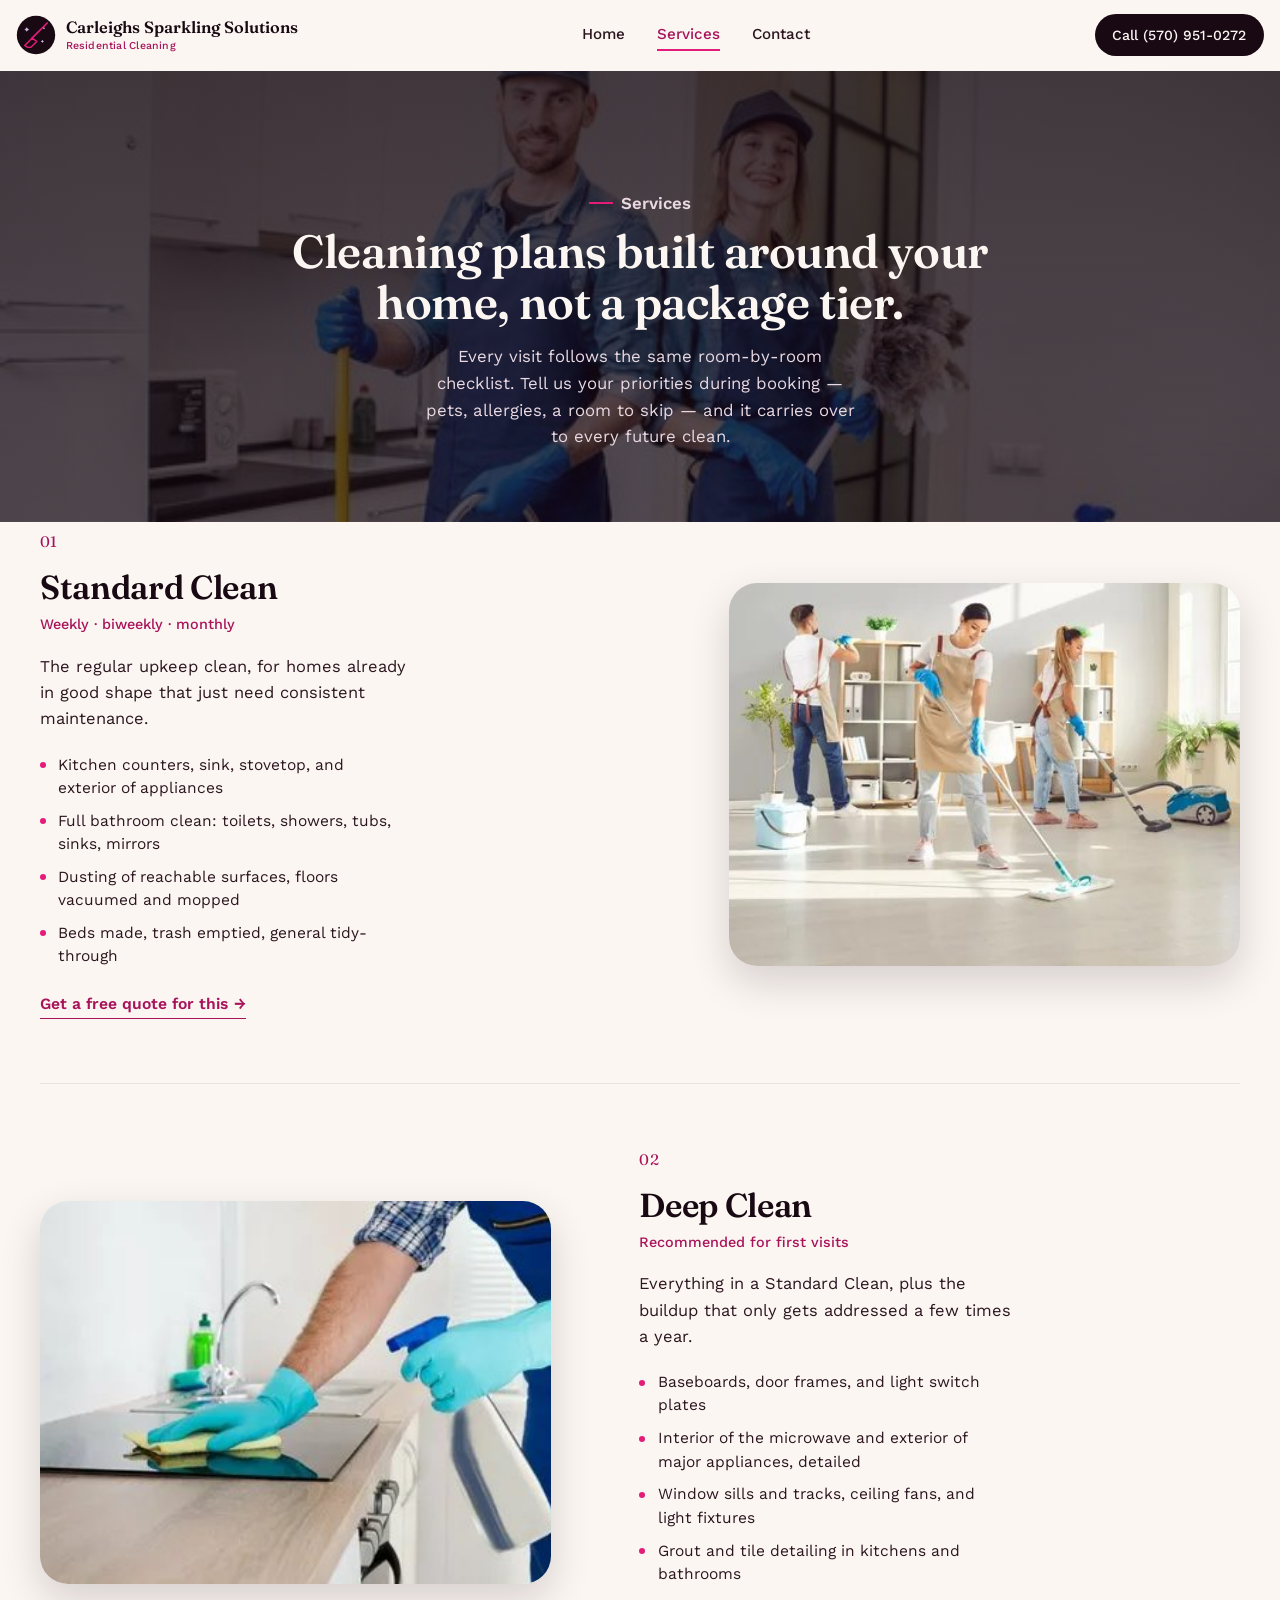
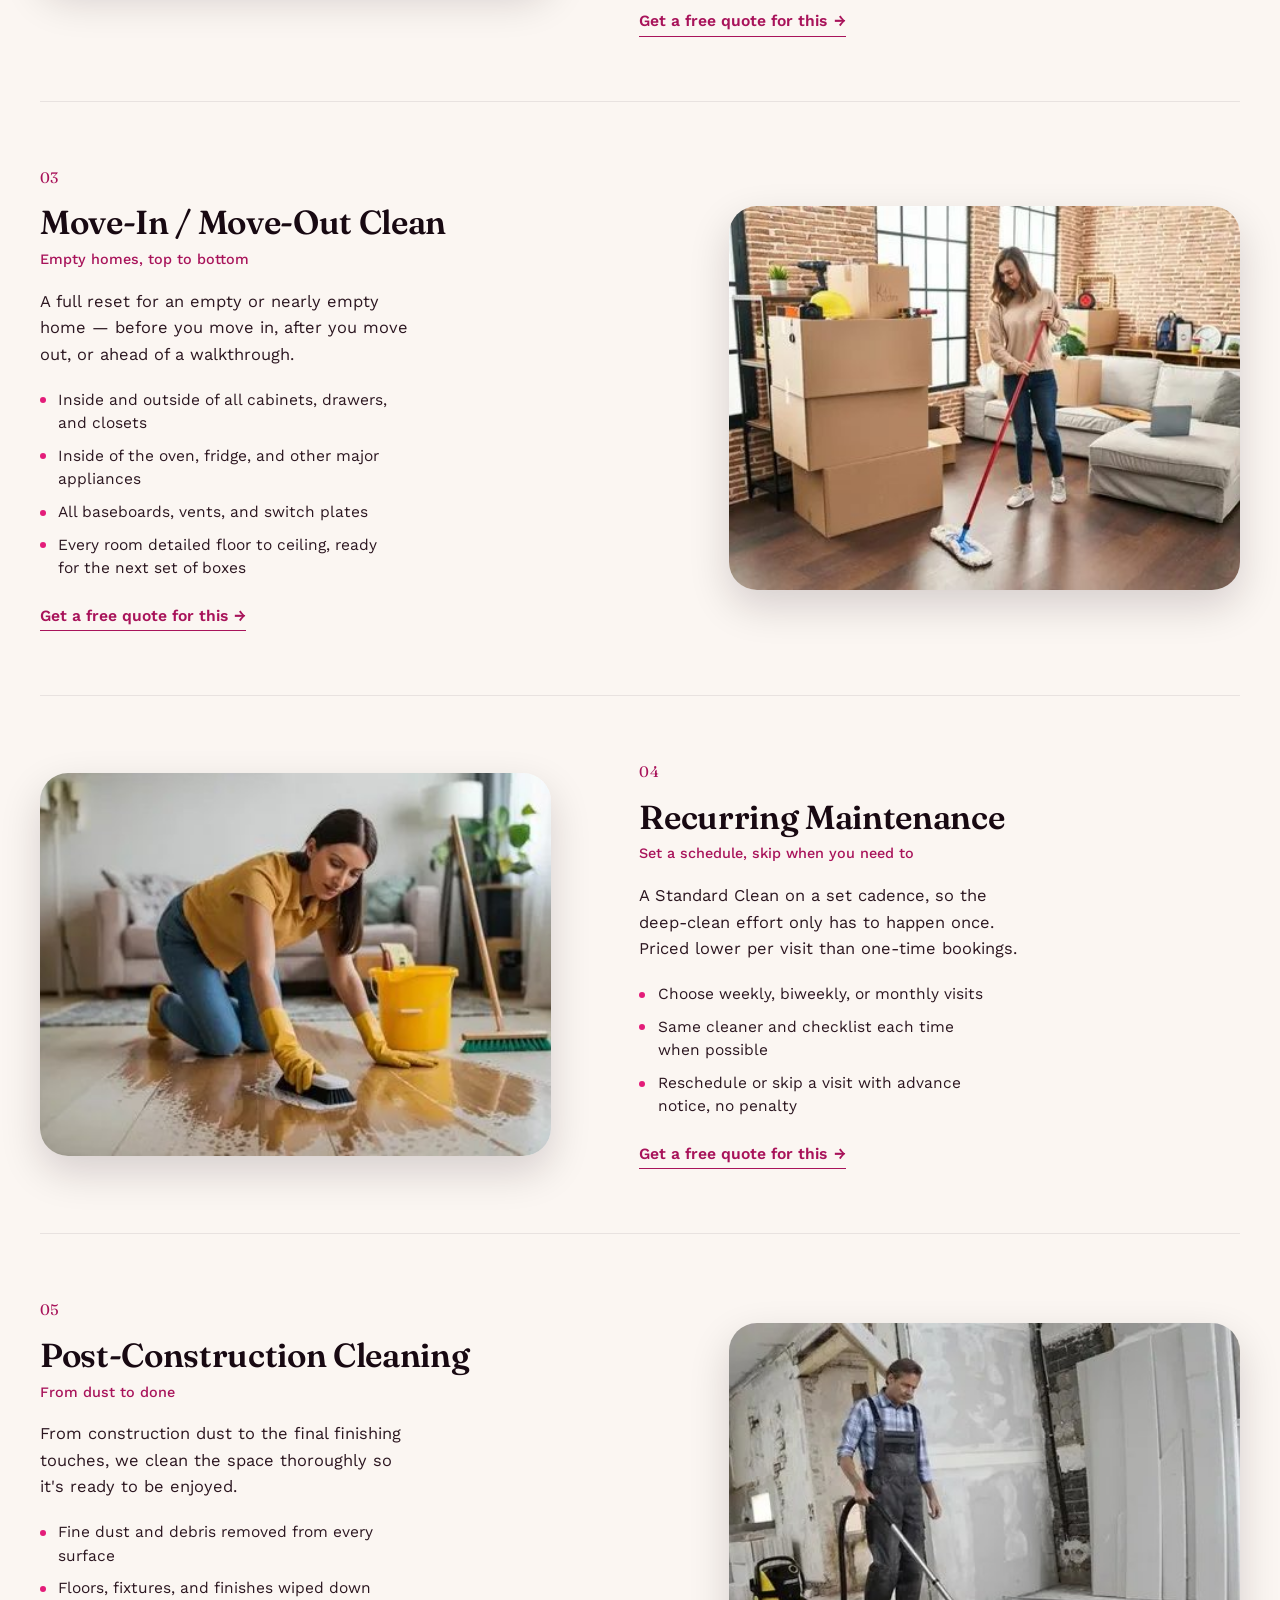
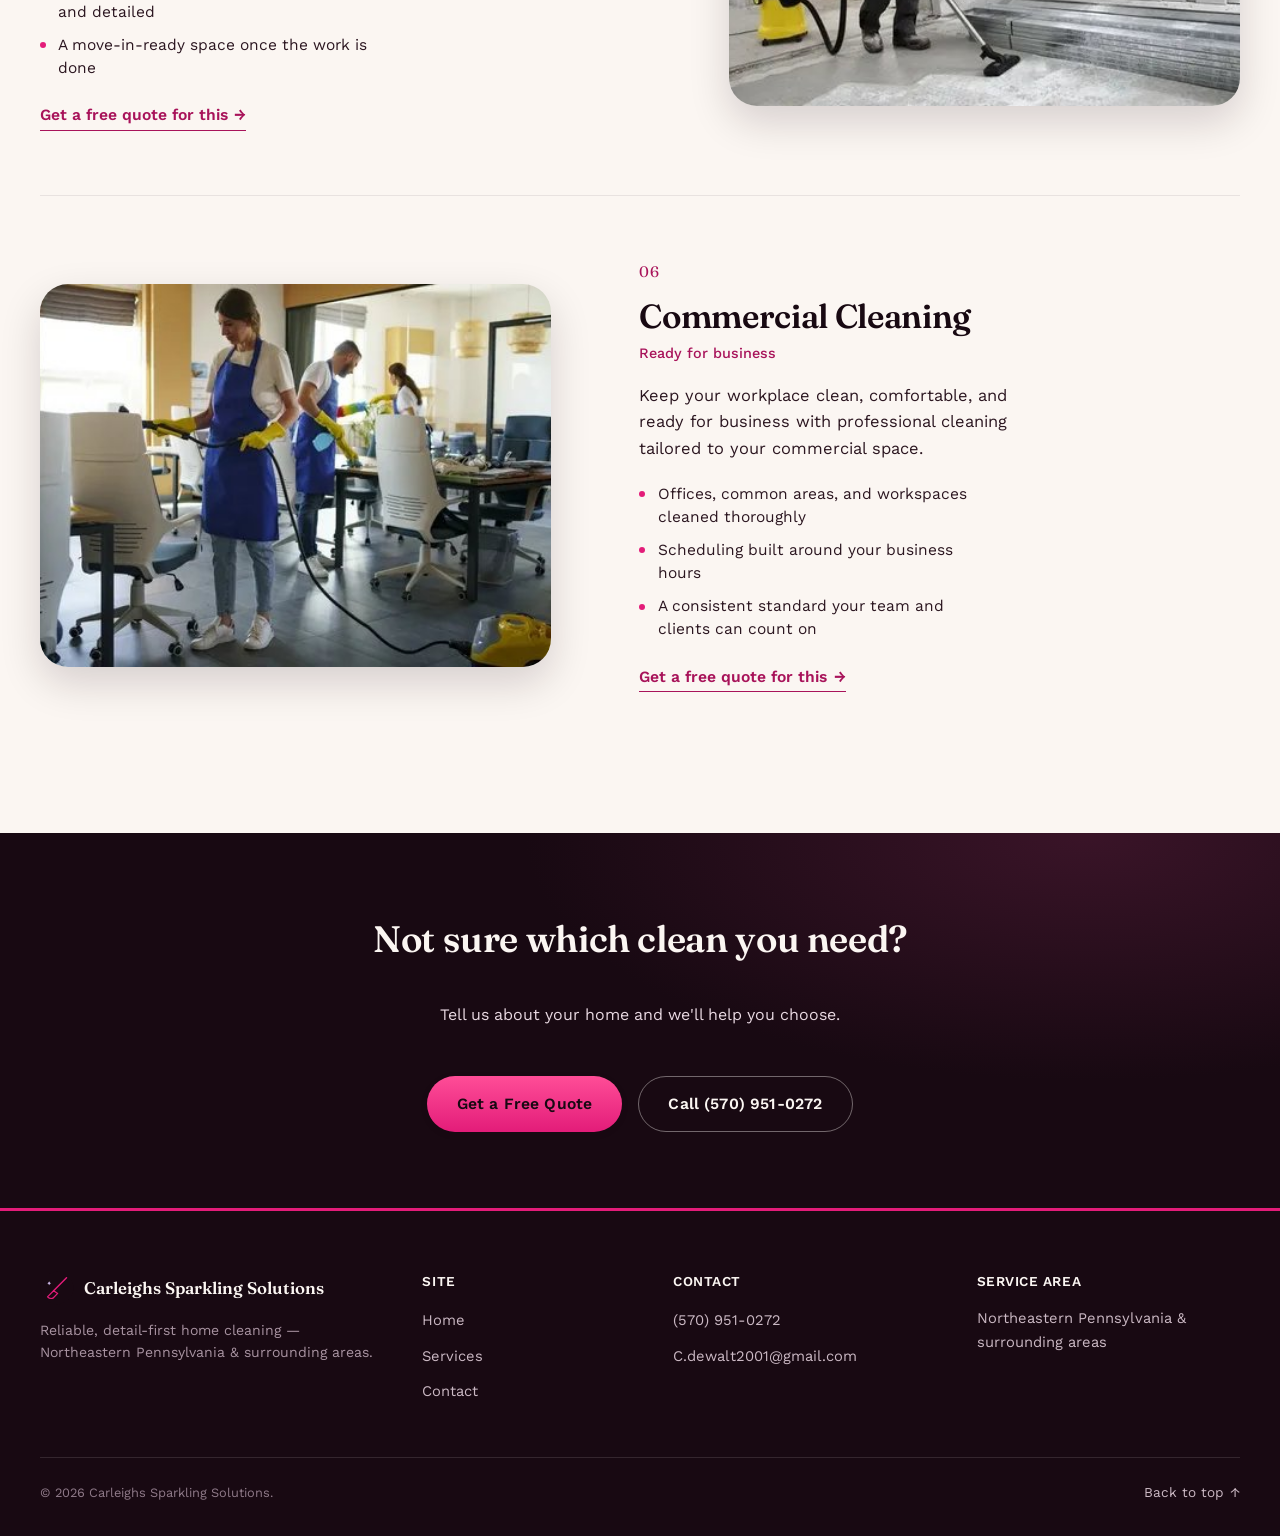
<file: services.html>
<!DOCTYPE html>
<html lang="en">
<head>
<meta charset="UTF-8">
<script>document.documentElement.classList.add('js');</script>
<meta name="viewport" content="width=device-width, initial-scale=1.0">
<title>Services | Carleighs Sparkling Solutions</title>
<meta name="description" content="Standard cleaning, deep cleaning, move-in/move-out cleaning, and recurring maintenance plans from Carleighs Sparkling Solutions.">
<link rel="canonical" href="https://www.carleighssparklingsolutions.com/services.html">
<link rel="icon" href="data:image/svg+xml,<svg xmlns=%22http://www.w3.org/2000/svg%22 viewBox=%220 0 100 100%22><circle cx=%2250%22 cy=%2250%22 r=%2248%22 fill=%22%23180912%22/><circle cx=%2250%22 cy=%2250%22 r=%2210%22 fill=%22%23e31c79%22/></svg>">
<link rel="preconnect" href="https://fonts.googleapis.com">
<style>
@import url('https://fonts.googleapis.com/css2?family=Fraunces:ital,opsz,wght@0,9..144,400;0,9..144,500;0,9..144,600;0,9..144,700;1,9..144,500&family=Work+Sans:wght@400;500;600&display=swap');

/* ============ TOKENS ============ */
:root{
  --ink:#180912;
  --ink-soft:#2b1620;
  --cream:#fbf6f2;
  --cream-dim:#f2e6ec;
  --pink:#e31c79;
  --pink-deep:#a8135a;
  --lilac:#c9b6e4;
  --line:rgba(24,9,18,0.12);
  --line-soft:rgba(24,9,18,0.08);
  --glass-bg:rgba(251,246,242,0.62);
  --glass-bg-strong:rgba(251,246,242,0.86);
  --glass-border:rgba(255,255,255,0.55);
  --glass-dark-bg:rgba(24,9,18,0.55);
  --glass-dark-border:rgba(251,246,242,0.18);
  --shadow-xs:0 2px 8px rgba(24,9,18,0.06);
  --shadow-sm:0 6px 20px rgba(24,9,18,0.09);
  --shadow-md:0 16px 40px rgba(24,9,18,0.16);
  --shadow-lg:0 28px 64px rgba(24,9,18,0.22);
  --radius-lg:1.75rem;
  --radius-md:1.1rem;
  --radius-pill:999px;
  --max:78rem;
  --ease:cubic-bezier(.22,.61,.36,1);
  --ease-out:cubic-bezier(.16,1,.3,1);
}

/* ============ RESET ============ */
*,*::before,*::after{box-sizing:border-box;}
html{scroll-behavior:smooth; font-size:100%;}
body{
  margin:0; background:var(--cream); color:var(--ink-soft);
  font-family:'Work Sans',sans-serif; font-size:16px; line-height:1.6;
  -webkit-font-smoothing:antialiased; overflow-x:hidden;
}
h1,h2,h3,h4{font-family:'Fraunces',serif; font-weight:600; color:var(--ink); margin:0; letter-spacing:-0.01em;}
p{margin:0;}
a{color:inherit;}
img{display:block; max-width:100%;}
ul{margin:0; padding:0; list-style:none;}
button{font-family:inherit;}

/* skip link */
.skip-link{
  position:absolute; left:1rem; top:-4rem; z-index:100;
  background:var(--ink); color:var(--cream); padding:0.75rem 1.25rem;
  border-radius:var(--radius-md); text-decoration:none; font-size:0.9rem; font-weight:600;
  transition:top 0.2s var(--ease);
}
.skip-link:focus{top:1rem;}

/* focus states */
a:focus-visible, button:focus-visible, input:focus-visible, select:focus-visible, textarea:focus-visible{
  outline:3px solid var(--pink); outline-offset:2px; border-radius:4px;
}

.wrap{max-width:var(--max); margin:0 auto; padding:0 1.5rem;}

/* ============ REVEAL / ANIMATION SYSTEM ============ */
.js .reveal{opacity:0; transform:translateY(28px); transition:opacity 0.7s var(--ease), transform 0.7s var(--ease);}
.js .reveal.in-view{opacity:1; transform:translateY(0);}
.js .reveal-stagger > *{opacity:0; transform:translateY(24px); transition:opacity 0.6s var(--ease), transform 0.6s var(--ease);}
.js .reveal-stagger.in-view > *{opacity:1; transform:translateY(0);}
.js .reveal-stagger.in-view > *:nth-child(1){transition-delay:0.05s;}
.js .reveal-stagger.in-view > *:nth-child(2){transition-delay:0.15s;}
.js .reveal-stagger.in-view > *:nth-child(3){transition-delay:0.25s;}
.js .reveal-stagger.in-view > *:nth-child(4){transition-delay:0.35s;}

@keyframes riseIn{
  from{opacity:0; transform:translateY(22px);}
  to{opacity:1; transform:translateY(0);}
}
.hero-anim{opacity:0; animation:riseIn 0.8s var(--ease) forwards;}
.hero-anim--1{animation-delay:0.05s;}
.hero-anim--2{animation-delay:0.2s;}
.hero-anim--3{animation-delay:0.38s;}
.hero-anim--4{animation-delay:0.54s;}

@media (prefers-reduced-motion: reduce){
  html{scroll-behavior:auto;}
  .js .reveal, .js .reveal-stagger > *{opacity:1 !important; transform:none !important; transition:none !important;}
  .hero-anim{animation:none !important; opacity:1 !important;}
  .img-hover img, .lift, .btn, .floating-cta{transition:none !important;}
  .img-hover:hover img{transform:none !important;}
}

/* ============ BUTTONS ============ */
.btn{
  display:inline-flex; align-items:center; justify-content:center; gap:0.5rem;
  padding:0.9rem 1.85rem; border-radius:var(--radius-pill); font-weight:600; font-size:0.98rem;
  text-decoration:none; border:none; cursor:pointer; letter-spacing:0.01em;
  box-shadow:var(--shadow-xs);
  transition:transform 0.3s var(--ease-out), box-shadow 0.3s var(--ease-out), background 0.25s var(--ease), color 0.25s var(--ease), border-color 0.25s var(--ease);
}
.btn-primary{
  background:linear-gradient(180deg, #ff4d97 0%, var(--pink) 100%);
  color:var(--ink);
}
.btn-primary:hover{
  background:linear-gradient(180deg, #ff64a5 0%, #ff4d97 100%);
  transform:translateY(-3px); box-shadow:var(--shadow-md);
}
.btn-primary:active{transform:translateY(-1px); box-shadow:var(--shadow-sm);}
.btn-ghost{border:1.5px solid rgba(24,9,18,0.22); color:var(--ink); background:transparent; box-shadow:none;}
.btn-ghost:hover{border-color:var(--pink); color:var(--pink-deep); transform:translateY(-3px); box-shadow:var(--shadow-sm);}
.btn-ghost-dark{border:1.5px solid rgba(251,246,242,0.4); color:var(--cream); background:transparent; box-shadow:none;}
.btn-ghost-dark:hover{border-color:var(--pink); color:var(--pink); transform:translateY(-3px);}
.btn-text{
  display:inline-flex; align-items:center; gap:0.4rem; color:var(--pink-deep);
  text-decoration:none; font-weight:600; font-size:0.98rem;
  border-bottom:1px solid currentColor; padding-bottom:2px;
  transition:color 0.25s var(--ease);
}
.btn-text span{transition:transform 0.25s var(--ease-out);}
.btn-text:hover{color:var(--pink);}
.btn-text:hover span{transform:translateX(4px);}
.btn-block{width:100%;}

/* ============ GLASS UTILITY ============ */
.glass{
  background:var(--glass-bg);
  backdrop-filter:blur(20px) saturate(180%);
  -webkit-backdrop-filter:blur(20px) saturate(180%);
  border:1px solid var(--glass-border);
  box-shadow:var(--shadow-sm);
}
.glass-dark{
  background:var(--glass-dark-bg);
  backdrop-filter:blur(20px) saturate(180%);
  -webkit-backdrop-filter:blur(20px) saturate(180%);
  border:1px solid var(--glass-dark-border);
}

/* ============ HEADER / NAV ============ */
.site-header{
  position:sticky; top:0; z-index:60;
  background:transparent; border-bottom:1px solid transparent;
  transition:background 0.4s var(--ease-out), backdrop-filter 0.4s var(--ease-out), box-shadow 0.4s var(--ease-out), border-color 0.4s var(--ease-out), padding 0.4s var(--ease-out);
}
.site-header.is-scrolled{
  background:var(--glass-bg-strong);
  backdrop-filter:blur(18px) saturate(170%);
  -webkit-backdrop-filter:blur(18px) saturate(170%);
  box-shadow:var(--shadow-sm);
  border-bottom-color:var(--line-soft);
}
.site-header .bar{display:flex; align-items:center; justify-content:space-between; padding:0.9rem 0; gap:1rem; transition:padding 0.4s var(--ease-out);}
.site-header.is-scrolled .bar{padding:0.7rem 0;}
.brand{display:flex; align-items:center; gap:0.6rem; text-decoration:none;}
.brand svg{width:40px; height:40px; flex-shrink:0; transition:transform 0.3s var(--ease-out);}
.brand:hover svg{transform:rotate(-6deg) scale(1.05);}
.brand-name{font-family:'Fraunces',serif; font-weight:600; font-size:1.02rem; color:var(--ink); line-height:1.1;}
.brand-name span{display:block; font-family:'Work Sans',sans-serif; font-weight:500; font-size:0.66rem; color:var(--pink-deep); margin-top:0.15rem; letter-spacing:0.02em;}

.main-nav{display:flex; align-items:center; gap:2rem;}
.main-nav a{
  text-decoration:none; color:var(--ink-soft); font-size:0.95rem; font-weight:500;
  position:relative; padding-bottom:3px;
}
.main-nav a::after{
  content:""; position:absolute; left:0; right:0; bottom:-2px; height:2px; background:var(--pink);
  transform:scaleX(0); transform-origin:left; transition:transform 0.25s var(--ease);
}
.main-nav a:hover::after, .main-nav a[aria-current="page"]::after{transform:scaleX(1);}
.main-nav a[aria-current="page"]{color:var(--pink-deep);}

.header-actions{display:flex; align-items:center; gap:0.9rem;}
.call-chip{
  display:inline-flex; align-items:center; gap:0.4rem; text-decoration:none;
  color:var(--ink); background:var(--ink); color:var(--cream);
  padding:0.6rem 1.1rem; border-radius:var(--radius-pill); font-size:0.88rem; font-weight:500;
  white-space:nowrap; transition:background 0.25s var(--ease), transform 0.25s var(--ease);
}
.call-chip:hover{background:var(--pink-deep); transform:translateY(-2px);}

.nav-toggle{
  display:none; flex-direction:column; justify-content:center; gap:5px;
  width:42px; height:42px; border:none; background:transparent; cursor:pointer;
  border-radius:var(--radius-md); padding:0;
}
.nav-toggle span{
  display:block; width:22px; height:2px; margin:0 auto; background:var(--ink);
  transition:transform 0.3s var(--ease), opacity 0.3s var(--ease);
}
.nav-toggle[aria-expanded="true"] span:nth-child(1){transform:translateY(7px) rotate(45deg);}
.nav-toggle[aria-expanded="true"] span:nth-child(2){opacity:0;}
.nav-toggle[aria-expanded="true"] span:nth-child(3){transform:translateY(-7px) rotate(-45deg);}

.mobile-menu{
  display:none;
  position:fixed; inset:0 0 auto 0; top:var(--header-h, 64px); z-index:55;
  padding:1.5rem; border-radius:0 0 var(--radius-lg) var(--radius-lg);
  transform:translateY(-12px); opacity:0; pointer-events:none;
  transition:transform 0.3s var(--ease), opacity 0.3s var(--ease);
}
.mobile-menu.is-open{transform:translateY(0); opacity:1; pointer-events:auto;}
.mobile-menu nav{display:flex; flex-direction:column; gap:0.25rem;}
.mobile-menu nav a{
  text-decoration:none; color:var(--ink); font-family:'Fraunces',serif; font-size:1.4rem;
  padding:0.75rem 0.25rem; border-bottom:1px solid var(--line-soft);
}
.mobile-menu nav a[aria-current="page"]{color:var(--pink-deep);}
.mobile-menu .btn{margin-top:1.25rem;}
body.menu-open{overflow:hidden;}

/* ============ FLOATING CTA ============ */
.floating-cta{
  position:fixed; right:1.25rem; bottom:1.25rem; z-index:45;
  display:inline-flex; align-items:center; gap:0.5rem;
  padding:0.9rem 1.5rem; border-radius:var(--radius-pill);
  text-decoration:none; color:var(--ink); font-weight:600; font-size:0.92rem;
  box-shadow:var(--shadow-md);
  opacity:0; transform:translateY(14px) scale(0.96); pointer-events:none;
  transition:opacity 0.4s var(--ease-out), transform 0.4s var(--ease-out), background 0.25s var(--ease), box-shadow 0.3s var(--ease);
}
.floating-cta.is-visible{opacity:1; transform:translateY(0) scale(1); pointer-events:auto;}
.floating-cta:hover{background:var(--glass-bg-strong); box-shadow:var(--shadow-lg); transform:translateY(-3px) scale(1);}

/* ============ SECTIONS / TYPE ============ */
main{display:block;}
section{padding:clamp(3rem, 6vw, 5rem) 0;}
.section-head{max-width:38rem; margin-bottom:2.75rem;}
.kicker{
  color:var(--pink-deep); font-weight:600; font-size:0.95rem;
  margin:0 0 0.6rem; display:inline-flex; align-items:center; gap:0.55rem;
}
.kicker::before{content:""; width:1.5rem; height:2px; background:var(--pink); display:inline-block;}
.section-head h2{font-size:clamp(1.9rem, 1.4rem + 2vw, 2.6rem); line-height:1.1;}
.section-head p{margin-top:0.9rem; color:var(--ink-soft); font-size:1.05rem; max-width:44ch;}
.divider{height:1px; background:var(--line-soft); margin:0;}

/* ============ HERO (home) ============ */
.hero{
  position:relative; overflow:hidden;
  background-image:
    linear-gradient(rgba(20,8,15,0.8), rgba(20,8,15,0.7)),
    url('[data-uri]');
  background-size:cover; background-position:center 30%; background-repeat:no-repeat;
  color:var(--cream); padding:clamp(3.5rem,8vw,6rem) 0 clamp(3rem,6vw,4.5rem);
}
.hero .wrap{position:relative; z-index:2;}
.hero-content{max-width:44rem; margin:0 auto; text-align:center;}
.hero-eyebrow{color:var(--lilac); font-size:0.95rem; font-weight:500; margin-bottom:1rem;}
.hero h1{font-size:clamp(2.3rem, 1.7rem + 3vw, 3.9rem); color:var(--cream); line-height:1.06; max-width:none;}
.hero h1 em{color:var(--pink); font-style:normal;}
.hero .lede{margin:1.3rem auto 0; max-width:42ch; font-size:1.08rem; color:#e9d9e2;}
.hero-actions{margin-top:2rem; display:flex; gap:1rem; flex-wrap:wrap; justify-content:center;}

.trust-strip{margin-top:2.5rem; display:flex; flex-wrap:wrap; gap:0.75rem; justify-content:center;}
.trust-chip{
  display:inline-flex; align-items:center; gap:0.5rem;
  padding:0.55rem 1rem; border-radius:var(--radius-pill); font-size:0.86rem; font-weight:500;
  color:var(--cream);
}
.trust-chip::before{content:""; width:6px; height:6px; border-radius:50%; background:var(--pink);}

/* ============ IMAGE HOVER ============ */
.img-hover{overflow:hidden;}
.img-hover img{transition:transform 0.5s var(--ease);}
.img-hover:hover img{transform:scale(1.04);}

/* ============ LIFT (cards) ============ */
.lift{transition:transform 0.35s var(--ease-out), box-shadow 0.35s var(--ease-out);}
.lift:hover{transform:translateY(-8px); box-shadow:var(--shadow-lg);}

/* ============ WHY / BENEFITS (home) ============ */
.why-top{display:grid; grid-template-columns:11fr 9fr; gap:2.75rem; align-items:center; margin-bottom:3.25rem;}
.why-copy h2{font-size:clamp(2rem,3.2vw,2.75rem); margin-top:0.5rem; line-height:1.08;}
.why-lede{margin:1.1rem 0 0; max-width:30ch; font-size:1.05rem; color:var(--ink-soft); line-height:1.65;}
.why-image-wrap{aspect-ratio:3/2; width:100%; border-radius:var(--radius-lg); overflow:hidden; box-shadow:var(--shadow-md);}
.why-image-wrap img{width:100%; height:100%; object-fit:cover;}

.benefits-grid{display:grid; grid-template-columns:repeat(3,1fr); border-top:1px solid var(--line-soft);}
.benefit{padding:2.75rem 2.25rem 0.25rem; border-right:1px solid var(--line-soft);}
.benefit:first-child{padding-left:0;}
.benefit:last-child{border-right:none; padding-right:0;}
.benefit-num{font-family:'Fraunces',serif; font-size:0.85rem; color:var(--pink-deep); letter-spacing:0.03em; display:block; margin-bottom:1.15rem;}
.benefit h3{font-size:1.3rem; font-weight:600; margin-bottom:0.55rem;}
.benefit-sub{margin:0 0 0.85rem; font-weight:600; color:var(--ink); font-size:1rem;}
.benefit p:not(.benefit-sub){margin:0; color:var(--ink-soft); font-size:0.97rem; line-height:1.6;}

/* ============ SERVICE PREVIEW CARDS (home) ============ */
.service-preview-grid{display:grid; grid-template-columns:repeat(3,1fr); gap:1.75rem;}
.preview-card{
  position:relative;
  background:#fff; border-radius:var(--radius-lg); overflow:hidden;
  box-shadow:var(--shadow-sm); text-decoration:none; color:inherit; display:block;
  border:1px solid var(--line-soft);
}
.preview-card::before{
  content:""; position:absolute; top:0; left:0; right:0; height:3px;
  background:linear-gradient(90deg, var(--pink), var(--lilac));
  transform:scaleX(0); transform-origin:left; transition:transform 0.4s var(--ease-out); z-index:2;
}
.preview-card:hover::before{transform:scaleX(1);}
.preview-card .thumb{aspect-ratio:4/3; overflow:hidden;}
.preview-card .thumb img{width:100%; height:100%; object-fit:cover; transition:transform 0.6s var(--ease-out);}
.preview-card:hover .thumb img{transform:scale(1.06);}
.preview-card .body{padding:1.6rem 1.6rem 1.85rem;}
.preview-card .num{font-family:'Fraunces',serif; font-size:0.8rem; color:var(--pink-deep); letter-spacing:0.04em; display:block; margin-bottom:0.4rem;}
.preview-card h3{font-size:1.25rem; margin-bottom:0.5rem;}
.preview-card p{color:var(--ink-soft); font-size:0.94rem; margin-bottom:0.9rem;}

/* ============ CTA BAND ============ */
.cta-band{
  position:relative; overflow:hidden;
  background:radial-gradient(ellipse 80% 120% at 85% 0%, #3a1428 0%, var(--ink) 55%), var(--ink);
  color:var(--cream);
}
.cta-band .wrap{display:flex; align-items:center; justify-content:space-between; flex-wrap:wrap; gap:1.5rem;}
.cta-band h2{color:var(--cream); font-size:clamp(1.7rem,3vw,2.3rem); max-width:22ch;}
.cta-band .actions{display:flex; gap:1rem; flex-wrap:wrap;}

/* ============ SERVICES PAGE ============ */
.services-hero{
  position:relative; overflow:hidden;
  background-image:
    linear-gradient(rgba(20,8,15,0.8), rgba(20,8,15,0.7)),
    url('[data-uri]');
  background-size:cover; background-position:center 25%; background-repeat:no-repeat;
  color:var(--cream);
  padding:clamp(4rem,9vw,6.5rem) 0 clamp(3rem,6vw,4.5rem);
}
.services-hero .section-head{max-width:44rem; margin:0 auto; text-align:center;}
.services-hero .kicker{color:var(--lilac);}
.services-hero h1{color:var(--cream);}
.services-hero .section-head p{color:#e9d9e2; margin-left:auto; margin-right:auto;}
.service-block{
  display:grid; grid-template-columns:11fr 9fr; gap:4rem; align-items:center;
  padding:4rem 0; border-top:1px solid var(--line-soft);
}
.service-block:first-of-type{border-top:none; padding-top:0.5rem;}
.service-block--reverse{grid-template-columns:9fr 11fr;}
.service-block--reverse .service-copy{order:2; padding-left:1.5rem;}
.service-num{font-family:'Fraunces',serif; font-size:0.95rem; color:var(--pink-deep); letter-spacing:0.03em; display:block; margin-bottom:0.9rem;}
.service-name{font-size:clamp(1.8rem,2.6vw,2.35rem); margin-bottom:0.5rem; line-height:1.08;}
.service-tag{color:var(--pink-deep); font-weight:500; font-size:0.9rem; margin:0 0 1.1rem;}
.service-desc{margin:0 0 1.3rem; color:var(--ink-soft); font-size:1.03rem; max-width:38ch;}
.service-list{margin:0 0 1.4rem; padding:0; max-width:36ch;}
.service-list li{margin-bottom:0.6rem; padding-left:1.15rem; position:relative; color:var(--ink-soft); font-size:0.97rem; line-height:1.5;}
.service-list li::before{content:""; position:absolute; left:0; top:0.55em; width:6px; height:6px; border-radius:50%; background:var(--pink);}
.service-image-wrap{aspect-ratio:4/3; width:100%; border-radius:var(--radius-lg); overflow:hidden; box-shadow:var(--shadow-md);}
.service-image-wrap img{width:100%; height:100%; object-fit:cover;}

/* ============ CONTACT PAGE ============ */
.contact-hero{position:relative; padding:clamp(3rem,6vw,4.5rem) 0 0; overflow:hidden;}
.contact-blob{position:absolute; border-radius:50%; filter:blur(70px); opacity:0.35; z-index:0; pointer-events:none;}
.contact-blob--1{width:26rem; height:26rem; background:var(--lilac); top:-8rem; right:-6rem;}
.contact-blob--2{width:22rem; height:22rem; background:var(--pink); bottom:-10rem; left:-8rem; opacity:0.22;}
.contact-grid{position:relative; z-index:1; display:grid; grid-template-columns:0.85fr 1.15fr; gap:3rem; align-items:start; padding:clamp(2rem,4vw,3rem) 0 clamp(3rem,6vw,4.5rem);}
.contact-info-card{padding:2.5rem; border-radius:var(--radius-lg);}
.contact-info-card dt{color:var(--pink-deep); font-size:0.85rem; font-weight:500; margin-top:1.5rem;}
.contact-info-card dt:first-child{margin-top:0;}
.contact-info-card dd{margin:0.3rem 0 0; font-size:1.15rem; font-family:'Fraunces',serif;}
.contact-info-card a{text-decoration:none;}
.contact-info-card a:hover{color:var(--pink-deep);}
.contact-info-card .reassure{margin-top:1.75rem; padding-top:1.5rem; border-top:1px solid var(--line-soft); font-size:0.95rem; color:var(--ink-soft); line-height:1.6;}
.area-list{display:flex; flex-wrap:wrap; gap:0.6rem; margin-top:0.75rem;}
.area-list span{border:1px solid var(--line); border-radius:var(--radius-pill); padding:0.4rem 0.9rem; font-size:0.85rem; background:rgba(255,255,255,0.4);}

.contact-form-card{padding:2.5rem; border-radius:var(--radius-lg); background:#fff; box-shadow:var(--shadow-md); border:1px solid var(--line-soft);}
.form-row{display:grid; grid-template-columns:1fr 1fr; gap:1.1rem;}
.field{margin-bottom:1.1rem;}
.field label{display:block; font-size:0.85rem; font-weight:500; color:var(--ink-soft); margin-bottom:0.4rem;}
.field input, .field select, .field textarea{
  width:100%; padding:0.85rem 1rem; border:1.5px solid var(--line); border-radius:var(--radius-md);
  font-family:'Work Sans',sans-serif; font-size:1rem; background:#fff; color:var(--ink-soft);
  transition:border-color 0.2s var(--ease), box-shadow 0.2s var(--ease);
}
.field textarea{min-height:130px; resize:vertical;}
.field input:focus, .field select:focus, .field textarea:focus{
  border-color:var(--pink); box-shadow:0 0 0 4px rgba(227,28,121,0.12); outline:none;
}
.form-note{font-size:0.85rem; color:var(--ink-soft); margin-top:0.9rem;}

/* ============ FOOTER ============ */
footer{
  background:var(--ink); color:#cbb9c4; padding:3.75rem 0 2rem;
  border-top:3px solid var(--pink);
}
.footer-grid{display:grid; grid-template-columns:1.3fr 0.8fr 1fr 1fr; gap:2.5rem;}
.foot-brand{display:flex; align-items:center; gap:0.6rem;}
.foot-brand svg{width:34px; height:34px;}
.foot-brand span{font-family:'Fraunces',serif; color:var(--cream); font-size:1.05rem; font-weight:600;}
.foot-tagline{margin:0.9rem 0 0; font-size:0.88rem; line-height:1.55; color:#a893a1; max-width:22rem;}
.foot-col h4{font-family:'Work Sans',sans-serif; font-weight:600; color:var(--cream); font-size:0.85rem; text-transform:uppercase; letter-spacing:0.04em; margin-bottom:0.9rem;}
.foot-col ul li{margin-bottom:0.6rem;}
.foot-col a{color:#cbb9c4; text-decoration:none; font-size:0.92rem;}
.foot-col a:hover{color:var(--pink);}
.foot-col p{color:#cbb9c4; font-size:0.92rem;}
.foot-bottom{
  margin-top:2.75rem; padding-top:1.5rem; border-top:1px solid rgba(251,246,242,0.12);
  display:flex; justify-content:space-between; align-items:center; flex-wrap:wrap; gap:1rem;
}
.foot-bottom p{font-size:0.8rem; color:#8f7a89; margin:0;}
.back-to-top{display:inline-flex; align-items:center; gap:0.35rem; color:#cbb9c4; text-decoration:none; font-size:0.85rem;}
.back-to-top span{transition:transform 0.2s var(--ease);}
.back-to-top:hover{color:var(--pink);}
.back-to-top:hover span{transform:translateY(-2px);}

/* ============ RESPONSIVE ============ */
@media (max-width:1024px){
  .hero{background-position:center 20%;}
  .why-top{grid-template-columns:1fr 0.85fr; gap:2rem;}
  .why-lede{max-width:32ch;}
  .benefit{padding-left:1.5rem; padding-right:1.5rem;}
  .benefit:first-child{padding-left:0;}
  .benefit:last-child{padding-right:0;}
  .service-block{gap:2.75rem;}
  .service-block--reverse .service-copy{padding-left:1rem;}
  .footer-grid{grid-template-columns:1fr 1fr; gap:2.25rem;}
  .contact-grid{grid-template-columns:1fr; gap:2.25rem;}
  .service-preview-grid{grid-template-columns:repeat(2,1fr);}
}

@media (max-width:860px){
  .main-nav, .header-actions .call-chip{display:none;}
  .nav-toggle{display:flex;}
  .mobile-menu{display:block;}

  .why-top{grid-template-columns:1fr; gap:1.75rem; margin-bottom:2.75rem;}
  .why-lede{max-width:none;}
  .why-image-wrap{aspect-ratio:4/3;}
  .benefits-grid{grid-template-columns:1fr; border-top:none;}
  .benefit{border-right:none; border-top:1px solid var(--line-soft); padding:2rem 0 0.25rem;}
  .benefit:first-child{border-top:none; padding-top:0;}

  .service-preview-grid{grid-template-columns:1fr;}
  .cta-band .wrap{flex-direction:column; align-items:flex-start;}

  .service-block, .service-block--reverse{grid-template-columns:1fr; gap:1.75rem; padding:2.75rem 0;}
  .service-block--reverse .service-copy{padding-left:0;}
  .service-desc, .service-list{max-width:none;}

  .form-row{grid-template-columns:1fr;}
  .contact-info-card, .contact-form-card{padding:1.75rem;}
}

@media (max-width:640px){
  .wrap{padding:0 1.25rem;}
  section{padding:2.75rem 0;}
  .hero{padding-top:2.5rem;}
  .hero-actions .btn{width:100%; justify-content:center;}
  .hero-actions{flex-direction:column;}
  .footer-grid{grid-template-columns:1fr; gap:2rem;}
  .foot-bottom{flex-direction:column; align-items:flex-start;}
  .floating-cta span.label{display:none;}
  .floating-cta{padding:0.85rem; border-radius:50%;}
}

@media (max-width:380px){
  .hero h1{font-size:2rem;}
  .service-name{font-size:1.6rem;}
  .section-head h2{font-size:1.7rem;}
}

</style>
</head>
<body>
<a class="skip-link" href="#main">Skip to content</a>

<header class="site-header">
  <div class="wrap bar">
    <a class="brand" href="index.html">
      <svg viewBox="0 0 100 100" xmlns="http://www.w3.org/2000/svg" role="img" aria-label="Carleighs Sparkling Solutions mark">
        <circle cx="50" cy="50" r="48" fill="#180912"/>
        <line x1="78" y1="20" x2="40" y2="58" fill="none" stroke="#e31c79" stroke-width="4.2" stroke-linecap="round"/>
        <path d="M40 58 L22 76 C26 80 32 82 38 80 L52 66 Z" fill="none" stroke="#e31c79" stroke-width="3.6" stroke-linejoin="round"/>
        <path d="M26 72 L34 64 M22 76 L30 68" stroke="#e31c79" stroke-width="2.4" stroke-linecap="round"/>
        <g fill="#c9b6e4">
          <path d="M27 30 C28.5 33.5 29.5 34.5 33 36 C29.5 37.5 28.5 38.5 27 42 C25.5 38.5 24.5 37.5 21 36 C24.5 34.5 25.5 33.5 27 30 Z"/>
          <path d="M66 62 C67 64.3 67.7 65 70 66 C67.7 67 67 67.7 66 70 C65 67.7 64.3 67 62 66 C64.3 65 65 64.3 66 62 Z"/>
          <path d="M70 30 C70.7 31.7 71.3 32.3 73 33 C71.3 33.7 70.7 34.3 70 36 C69.3 34.3 68.7 33.7 67 33 C68.7 32.3 69.3 31.7 70 30 Z"/>
        </g>
      </svg>
      <span class="brand-name">Carleighs Sparkling Solutions<span>Residential Cleaning</span></span>
    </a>
    <nav class="main-nav" aria-label="Primary">
      <a href="index.html">Home</a>
      <a href="services.html" aria-current="page">Services</a>
      <a href="contact.html">Contact</a>
    </nav>
    <div class="header-actions">
      <a class="call-chip" href="tel:+15709510272">Call (570) 951-0272</a>
      <button class="nav-toggle" aria-label="Open menu" aria-expanded="false" aria-controls="mobile-menu">
        <span></span><span></span><span></span>
      </button>
    </div>
  </div>
  <div class="mobile-menu glass" id="mobile-menu">
    <nav aria-label="Mobile">
      <a href="index.html">Home</a>
      <a href="services.html" aria-current="page">Services</a>
      <a href="contact.html">Contact</a>
    </nav>
    <a class="btn btn-primary btn-block" href="tel:+15709510272">Call (570) 951-0272</a>
  </div>
</header>

<main id="main">

  <section class="services-hero">
    <div class="wrap">
      <div class="section-head">
        <p class="kicker hero-anim hero-anim--1">Services</p>
        <h1 style="font-size:clamp(2rem, 1.5rem + 2.2vw, 2.9rem); line-height:1.1;" class="hero-anim hero-anim--2">Cleaning plans built around your home, not a package tier.</h1>
        <p class="hero-anim hero-anim--3">Every visit follows the same room-by-room checklist. Tell us your priorities during booking &mdash; pets, allergies, a room to skip &mdash; and it carries over to every future clean.</p>
      </div>
    </div>
  </section>

  <section style="padding-top:0;">
    <div class="wrap">

      <div class="service-block reveal">
        <div class="service-copy">
          <span class="service-num">01</span>
          <h2 class="service-name">Standard Clean</h2>
          <p class="service-tag">Weekly &middot; biweekly &middot; monthly</p>
          <p class="service-desc">The regular upkeep clean, for homes already in good shape that just need consistent maintenance.</p>
          <ul class="service-list">
            <li>Kitchen counters, sink, stovetop, and exterior of appliances</li>
            <li>Full bathroom clean: toilets, showers, tubs, sinks, mirrors</li>
            <li>Dusting of reachable surfaces, floors vacuumed and mopped</li>
            <li>Beds made, trash emptied, general tidy-through</li>
          </ul>
          <a class="btn-text" href="contact.html">Get a free quote for this <span aria-hidden="true">&rarr;</span></a>
        </div>
        <div class="service-image-wrap img-hover">
          <img src="[data-uri]" alt="Cleaner mopping the floor of a bright, sunlit living room during a standard home clean" loading="lazy" width="479" height="320">
        </div>
      </div>

      <div class="service-block service-block--reverse reveal">
        <div class="service-copy">
          <span class="service-num">02</span>
          <h2 class="service-name">Deep Clean</h2>
          <p class="service-tag">Recommended for first visits</p>
          <p class="service-desc">Everything in a Standard Clean, plus the buildup that only gets addressed a few times a year.</p>
          <ul class="service-list">
            <li>Baseboards, door frames, and light switch plates</li>
            <li>Interior of the microwave and exterior of major appliances, detailed</li>
            <li>Window sills and tracks, ceiling fans, and light fixtures</li>
            <li>Grout and tile detailing in kitchens and bathrooms</li>
          </ul>
          <a class="btn-text" href="contact.html">Get a free quote for this <span aria-hidden="true">&rarr;</span></a>
        </div>
        <div class="service-image-wrap img-hover">
          <img src="[data-uri]" alt="Close-up of a cleaner detailing a kitchen stovetop and counter with a spray bottle and cloth" loading="lazy" width="480" height="270">
        </div>
      </div>

      <div class="service-block reveal">
        <div class="service-copy">
          <span class="service-num">03</span>
          <h2 class="service-name">Move-In / Move-Out Clean</h2>
          <p class="service-tag">Empty homes, top to bottom</p>
          <p class="service-desc">A full reset for an empty or nearly empty home &mdash; before you move in, after you move out, or ahead of a walkthrough.</p>
          <ul class="service-list">
            <li>Inside and outside of all cabinets, drawers, and closets</li>
            <li>Inside of the oven, fridge, and other major appliances</li>
            <li>All baseboards, vents, and switch plates</li>
            <li>Every room detailed floor to ceiling, ready for the next set of boxes</li>
          </ul>
          <a class="btn-text" href="contact.html">Get a free quote for this <span aria-hidden="true">&rarr;</span></a>
        </div>
        <div class="service-image-wrap img-hover">
          <img src="[data-uri]" alt="Cleaner mopping the floor of a nearly empty home surrounded by moving boxes" loading="lazy" width="480" height="320">
        </div>
      </div>

      <div class="service-block service-block--reverse reveal">
        <div class="service-copy">
          <span class="service-num">04</span>
          <h2 class="service-name">Recurring Maintenance</h2>
          <p class="service-tag">Set a schedule, skip when you need to</p>
          <p class="service-desc">A Standard Clean on a set cadence, so the deep-clean effort only has to happen once. Priced lower per visit than one-time bookings.</p>
          <ul class="service-list">
            <li>Choose weekly, biweekly, or monthly visits</li>
            <li>Same cleaner and checklist each time when possible</li>
            <li>Reschedule or skip a visit with advance notice, no penalty</li>
          </ul>
          <a class="btn-text" href="contact.html">Get a free quote for this <span aria-hidden="true">&rarr;</span></a>
        </div>
        <div class="service-image-wrap img-hover">
          <img src="[data-uri]" alt="Cleaner in yellow gloves scrubbing a hardwood floor by hand in a bright, lived-in living room" loading="lazy" width="480" height="300">
        </div>
      </div>

      <div class="service-block reveal">
        <div class="service-copy">
          <span class="service-num">05</span>
          <h2 class="service-name">Post-Construction Cleaning</h2>
          <p class="service-tag">From dust to done</p>
          <p class="service-desc">From construction dust to the final finishing touches, we clean the space thoroughly so it's ready to be enjoyed.</p>
          <ul class="service-list">
            <li>Fine dust and debris removed from every surface</li>
            <li>Floors, fixtures, and finishes wiped down and detailed</li>
            <li>A move-in-ready space once the work is done</li>
          </ul>
          <a class="btn-text" href="contact.html">Get a free quote for this <span aria-hidden="true">&rarr;</span></a>
        </div>
        <div class="service-image-wrap img-hover">
          <img src="[data-uri]" alt="Cleaner vacuuming fine dust from the floor of a newly renovated space" loading="lazy" width="480" height="320">
        </div>
      </div>

      <div class="service-block service-block--reverse reveal">
        <div class="service-copy">
          <span class="service-num">06</span>
          <h2 class="service-name">Commercial Cleaning</h2>
          <p class="service-tag">Ready for business</p>
          <p class="service-desc">Keep your workplace clean, comfortable, and ready for business with professional cleaning tailored to your commercial space.</p>
          <ul class="service-list">
            <li>Offices, common areas, and workspaces cleaned thoroughly</li>
            <li>Scheduling built around your business hours</li>
            <li>A consistent standard your team and clients can count on</li>
          </ul>
          <a class="btn-text" href="contact.html">Get a free quote for this <span aria-hidden="true">&rarr;</span></a>
        </div>
        <div class="service-image-wrap img-hover">
          <img src="[data-uri]" alt="Cleaning team vacuuming and wiping down surfaces in an office space" loading="lazy" width="480" height="320">
        </div>
      </div>

    </div>
  </section>

  <section class="cta-band">
    <div class="wrap reveal" style="text-align:center; flex-direction:column; justify-content:center; align-items:center;">
      <h2 style="max-width:none;">Not sure which clean you need?</h2>
      <p style="margin-top:0.6rem; color:#e9d9e2;">Tell us about your home and we'll help you choose.</p>
      <div class="actions" style="margin-top:1.5rem;">
        <a class="btn btn-primary" href="contact.html">Get a Free Quote</a>
        <a class="btn btn-ghost-dark" href="tel:+15709510272">Call (570) 951-0272</a>
      </div>
    </div>
  </section>

</main>

<footer>
  <div class="wrap">
    <div class="footer-grid">
      <div>
        <div class="foot-brand">
          <svg viewBox="0 0 100 100" xmlns="http://www.w3.org/2000/svg" aria-hidden="true">
            <circle cx="50" cy="50" r="48" fill="#180912"/>
            <line x1="78" y1="20" x2="40" y2="58" fill="none" stroke="#e31c79" stroke-width="4.2" stroke-linecap="round"/>
            <path d="M40 58 L22 76 C26 80 32 82 38 80 L52 66 Z" fill="none" stroke="#e31c79" stroke-width="3.6" stroke-linejoin="round"/>
            <g fill="#c9b6e4"><path d="M27 30 C28.5 33.5 29.5 34.5 33 36 C29.5 37.5 28.5 38.5 27 42 C25.5 38.5 24.5 37.5 21 36 C24.5 34.5 25.5 33.5 27 30 Z"/></g>
          </svg>
          <span>Carleighs Sparkling Solutions</span>
        </div>
        <p class="foot-tagline">Reliable, detail-first home cleaning &mdash; Northeastern Pennsylvania &amp; surrounding areas.</p>
      </div>
      <div class="foot-col">
        <h4>Site</h4>
        <ul>
          <li><a href="index.html">Home</a></li>
          <li><a href="services.html">Services</a></li>
          <li><a href="contact.html">Contact</a></li>
        </ul>
      </div>
      <div class="foot-col">
        <h4>Contact</h4>
        <ul>
          <li><a href="tel:+15709510272">(570) 951-0272</a></li>
          <li><a href="mailto:C.dewalt2001@gmail.com">C.dewalt2001@gmail.com</a></li>
        </ul>
      </div>
      <div class="foot-col">
        <h4>Service area</h4>
        <p>Northeastern Pennsylvania &amp; surrounding areas</p>
      </div>
    </div>
    <div class="foot-bottom">
      <p>&copy; 2026 Carleighs Sparkling Solutions.</p>
      <a class="back-to-top" href="#main">Back to top <span aria-hidden="true">&uarr;</span></a>
    </div>
  </div>
</footer>

<a class="floating-cta glass" href="contact.html" aria-label="Get a free quote">
  <span aria-hidden="true">&#9998;</span><span class="label">Get a Free Quote</span>
</a>

<script defer>
(function () {
  "use strict";

  var reduceMotion = window.matchMedia("(prefers-reduced-motion: reduce)").matches;

  /* ---------- Sticky header glass on scroll ---------- */
  var header = document.querySelector(".site-header");
  var floatingCta = document.querySelector(".floating-cta");
  var ticking = false;

  function onScroll() {
    var y = window.scrollY || window.pageYOffset;
    if (header) {
      if (y > 8) header.classList.add("is-scrolled");
      else header.classList.remove("is-scrolled");
    }
    if (floatingCta) {
      if (y > 480) floatingCta.classList.add("is-visible");
      else floatingCta.classList.remove("is-visible");
    }
    ticking = false;
  }

  window.addEventListener(
    "scroll",
    function () {
      if (!ticking) {
        window.requestAnimationFrame(onScroll);
        ticking = true;
      }
    },
    { passive: true }
  );
  onScroll();

  /* ---------- Mobile menu ---------- */
  var toggle = document.querySelector(".nav-toggle");
  var menu = document.querySelector(".mobile-menu");

  function closeMenu() {
    if (!toggle || !menu) return;
    toggle.setAttribute("aria-expanded", "false");
    menu.classList.remove("is-open");
    document.body.classList.remove("menu-open");
  }

  function openMenu() {
    if (!toggle || !menu) return;
    toggle.setAttribute("aria-expanded", "true");
    menu.classList.add("is-open");
    document.body.classList.add("menu-open");
  }

  if (toggle && menu) {
    toggle.addEventListener("click", function () {
      var isOpen = toggle.getAttribute("aria-expanded") === "true";
      if (isOpen) closeMenu();
      else openMenu();
    });

    menu.querySelectorAll("a").forEach(function (link) {
      link.addEventListener("click", closeMenu);
    });

    document.addEventListener("keydown", function (e) {
      if (e.key === "Escape") closeMenu();
    });

    document.addEventListener("click", function (e) {
      var isOpen = toggle.getAttribute("aria-expanded") === "true";
      if (!isOpen) return;
      if (menu.contains(e.target) || toggle.contains(e.target)) return;
      closeMenu();
    });
  }

  /* ---------- Scroll reveal ---------- */
  var revealEls = document.querySelectorAll(".reveal, .reveal-stagger");

  if (reduceMotion || !("IntersectionObserver" in window)) {
    revealEls.forEach(function (el) {
      el.classList.add("in-view");
    });
  } else {
    var observer = new IntersectionObserver(
      function (entries) {
        entries.forEach(function (entry) {
          if (entry.isIntersecting) {
            entry.target.classList.add("in-view");
            observer.unobserve(entry.target);
          }
        });
      },
      { threshold: 0.15, rootMargin: "0px 0px -40px 0px" }
    );
    revealEls.forEach(function (el) {
      observer.observe(el);
    });
  }
})();

</script>
</body>
</html>
</file>
